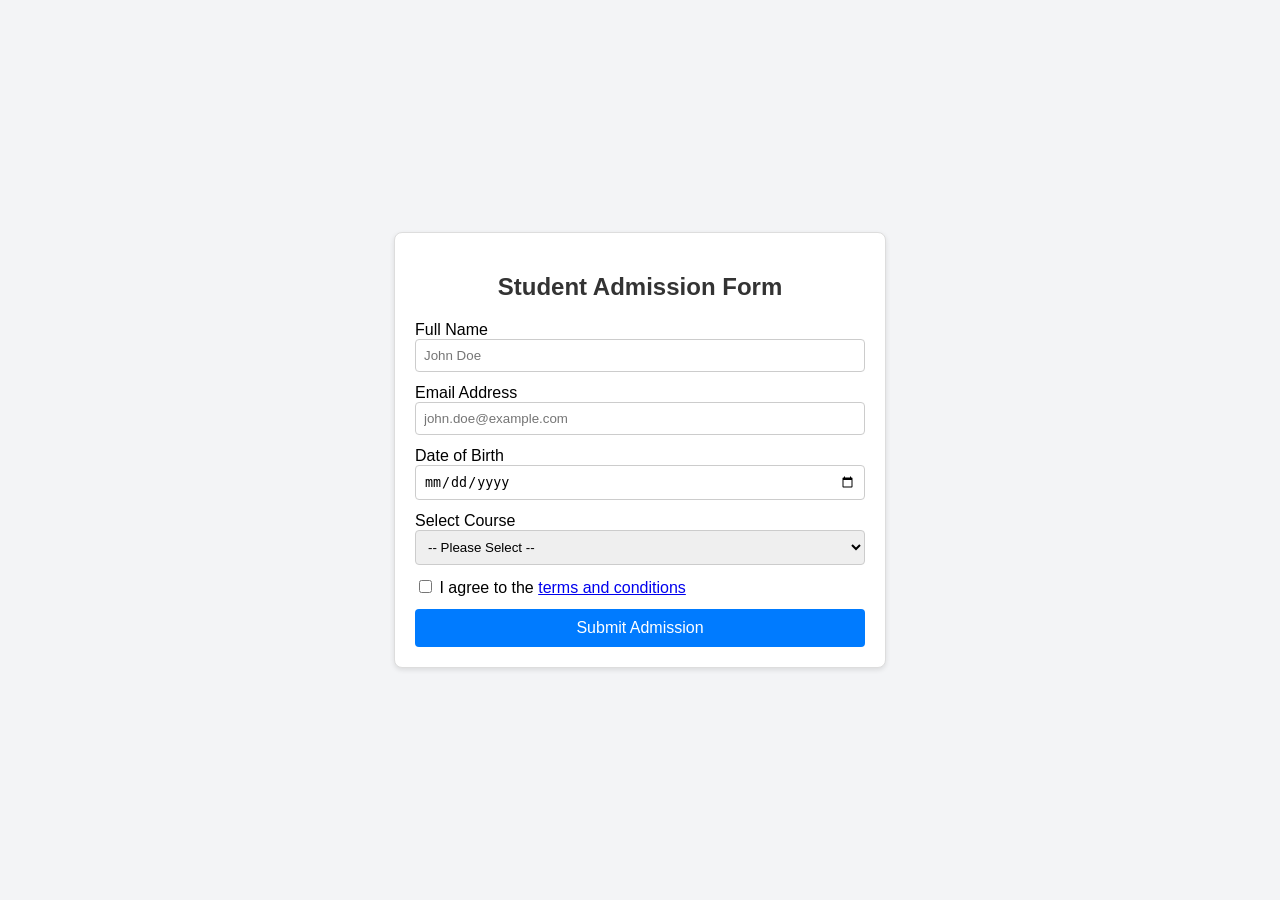
<file: experiment-1/index.html>
<!DOCTYPE html>
<html lang="en">
<head>
<meta charset="UTF-8" />
<meta name="viewport" content="width=device-width, initial-scale=1.0" />
<title>Student Admission Form</title>
<style>
body {
  font-family: sans-serif;
  background-color: #f3f4f6;
  display: flex;
  justify-content: center;
  align-items: center;
  min-height: 100vh;
  padding: 20px;
  box-sizing: border-box;
  margin: 0;
}
.form-container {
  background-color: #fff;
  padding: 20px;
  border-radius: 8px;
  box-shadow: 0 2px 5px rgba(0, 0, 0, 0.1);
  width: 100%;
  max-width: 450px;
  border: 1px solid #ddd;
}
.form-title {
  font-size: 24px;
  text-align: center;
  margin-bottom: 20px;
  color: #333;
}
.form-input,
.form-select {
  width: 100%;
  padding: 8px;
  border: 1px solid #ccc;
  border-radius: 4px;
  box-sizing: border-box;
}
.submit-button {
  width: 100%;
  padding: 10px;
  background-color: #007bff;
  color: white;
  border: none;
  border-radius: 4px;
  cursor: pointer;
  font-size: 16px;
}
.error-message {
  color: red;
  font-size: 12px;
  margin-top: 5px;
}
#success-message {
  margin-top: 20px;
  padding: 10px;
  border-radius: 4px;
  background-color: #d4edda;
  color: #155724;
  text-align: center;
}
.hidden {
  display: none;
}
</style>
</head>
<body>
<div class="form-container">
  <h2 class="form-title">Student Admission Form</h2>
  <form id="admissionForm">
    <!-- Full Name Input -->
    <div>
      <label for="fullName">Full Name</label>
      <input type="text" id="fullName" class="form-input" placeholder="John Doe" />
      <p id="fullNameError" class="error-message"></p>
    </div>
    <!-- Email Input -->
    <div>
      <label for="email">Email Address</label>
      <input type="email" id="email" class="form-input" placeholder="john.doe@example.com" />
      <p id="emailError" class="error-message"></p>
    </div>
    <!-- Date of Birth Input -->
    <div>
      <label for="dateOfBirth">Date of Birth</label>
      <input type="date" id="dateOfBirth" class="form-input" />
      <p id="dateOfBirthError" class="error-message"></p>
    </div>
    <!-- Course Selection -->
    <div>
      <label for="course">Select Course</label>
      <select id="course" class="form-select">
        <option value="">-- Please Select --</option>
        <option value="computer_science">Computer Science</option>
        <option value="business_administration">Business Administration</option>
        <option value="electrical_engineering">Electrical Engineering</option>
        <option value="arts_humanities">Arts & Humanities</option>
      </select>
      <p id="courseError" class="error-message"></p>
    </div>
    <!-- Terms and Conditions Checkbox -->
    <div>
      <input type="checkbox" id="terms" class="form-checkbox" />
      <label for="terms">I agree to the <a href="#">terms and conditions</a></label>
      <p id="termsError" class="error-message" style="margin-left: 8px;"></p>
    </div>
    <!-- Submit Button -->
    <div>
      <button type="submit" class="submit-button">Submit Admission</button>
    </div>
  </form>
  <!-- Success Message -->
  <div id="success-message" class="hidden">
    <p>Form submitted successfully! We'll be in touch soon.</p>
  </div>
</div>
<script>
const admissionForm = document.getElementById('admissionForm');
const successMessage = document.getElementById('success-message');

admissionForm.addEventListener('submit', function(event) {
  event.preventDefault();
  if (validateForm()) {
    successMessage.classList.remove('hidden');
    admissionForm.reset();
  } else {
    successMessage.classList.add('hidden');
  }
});

function validateForm() {
  let isValid = true;

  const fullNameInput = document.getElementById('fullName');
  const emailInput = document.getElementById('email');
  const dateOfBirthInput = document.getElementById('dateOfBirth');
  const courseSelect = document.getElementById('course');
  const termsCheckbox = document.getElementById('terms');

  const fullNameError = document.getElementById('fullNameError');
  const emailError = document.getElementById('emailError');
  const dateOfBirthError = document.getElementById('dateOfBirthError');
  const courseError = document.getElementById('courseError');
  const termsError = document.getElementById('termsError');

  // Full Name Validation
  if (fullNameInput.value.trim() === '') {
    fullNameError.textContent = 'Full Name is required';
    isValid = false;
  } else {
    fullNameError.textContent = '';
  }

  // Email Validation
  const emailRegex = /^[^\s@]+@[^\s@]+\.[^\s@]+$/; // Basic email regex
  if (emailInput.value.trim() === '') {
    emailError.textContent = 'Email Address is required';
    isValid = false;
  } else if (!emailRegex.test(emailInput.value.trim())) {
    emailError.textContent = 'Please enter a valid email address.';
    isValid = false;
  } else {
    emailError.textContent = '';
  }

  // Date of Birth Validation
  const dobValue = dateOfBirthInput.value;
  if (dobValue === '') {
    dateOfBirthError.textContent = 'Date of Birth is required.';
    isValid = false;
  } else {
    const selectedDate = new Date(dobValue);
    const today = new Date();
    if (selectedDate > today) {
      dateOfBirthError.textContent = 'Date of Birth cannot be in the future.';
      isValid = false;
    } else {
      dateOfBirthError.textContent = '';
    }
  }

  // Course Selection Validation
  if (courseSelect.value === '') {
    courseError.textContent = 'Please select a course.';
    isValid = false;
  } else {
    courseError.textContent = '';
  }

  // Terms and Conditions Validation
  if (!termsCheckbox.checked) {
    termsError.textContent = 'You must agree to the terms and conditions.';
    isValid = false;
  } else {
    termsError.textContent = '';
  }

  return isValid;
}
</script>
</body>
</html>
</file>
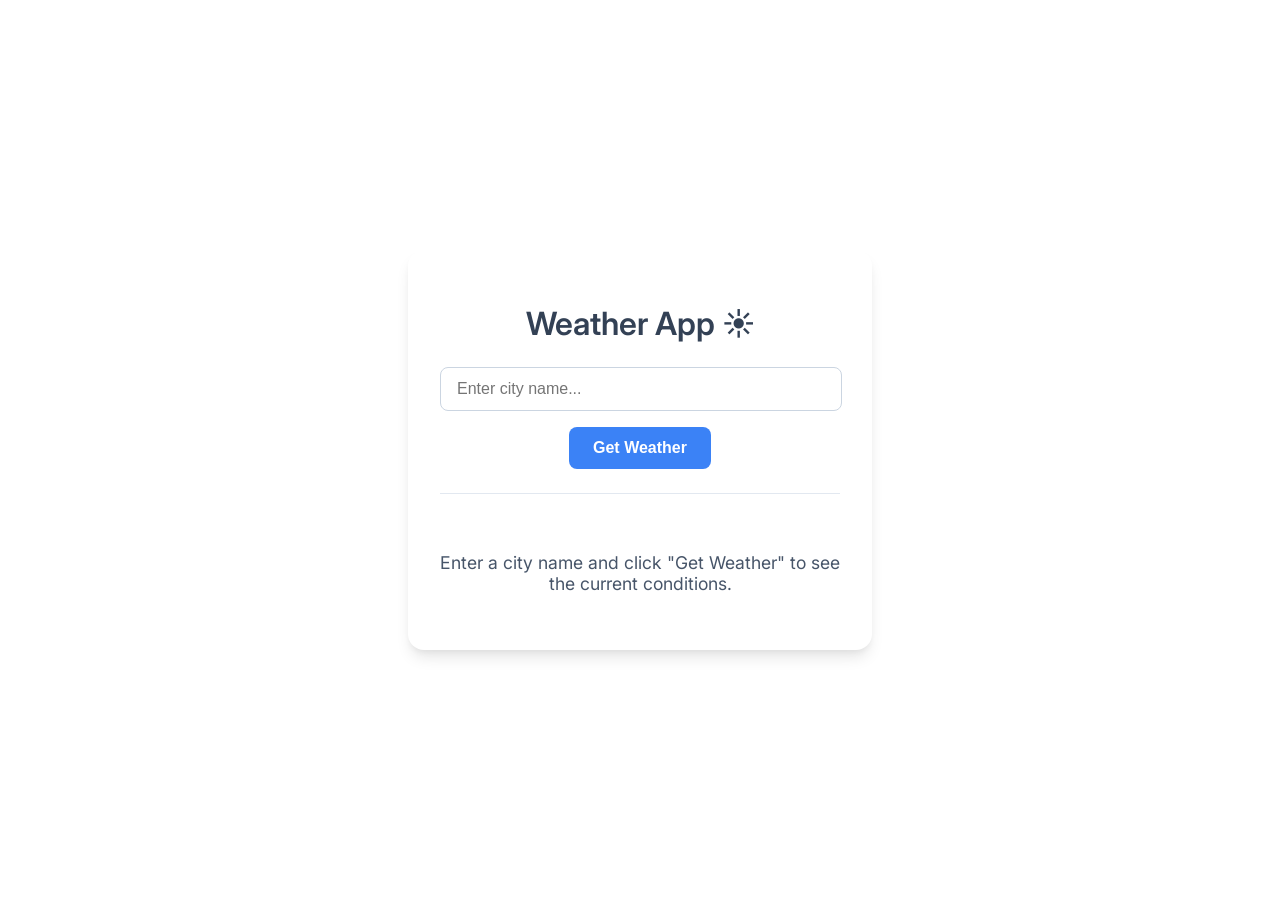
<file: experiment-2/index.html>
<!DOCTYPE html>
<html lang="en">
<head>
<meta charset="UTF-8">
<meta name="viewport" content="width=device-width, initial-scale=1.0">
<title>Simple Weather Viewer</title>
<link 
href="https://fonts.googleapis.com/css2?family=Inter:wght@400;600&display=swap
" rel="stylesheet">
<link href="styles.css" rel="stylesheet">
</head>
<body>
<div class="weather-container">
<h1 class="weather-app-title">Weather App ☀️</h1>
<input type="text" id="cityInput" placeholder="Enter city name..."
class="city-input">
<button id="getWeatherBtn" class="get-weather-button">Get 
Weather</button>
<div id="weatherInfo" class="weather-info">
<!-- Weather information will be displayed here -->
<p>Enter a city name and click "Get Weather" to see the current 
conditions.</p>
</div>
</div>
<script src="script.js"></script>
</body>
</html>
</file>
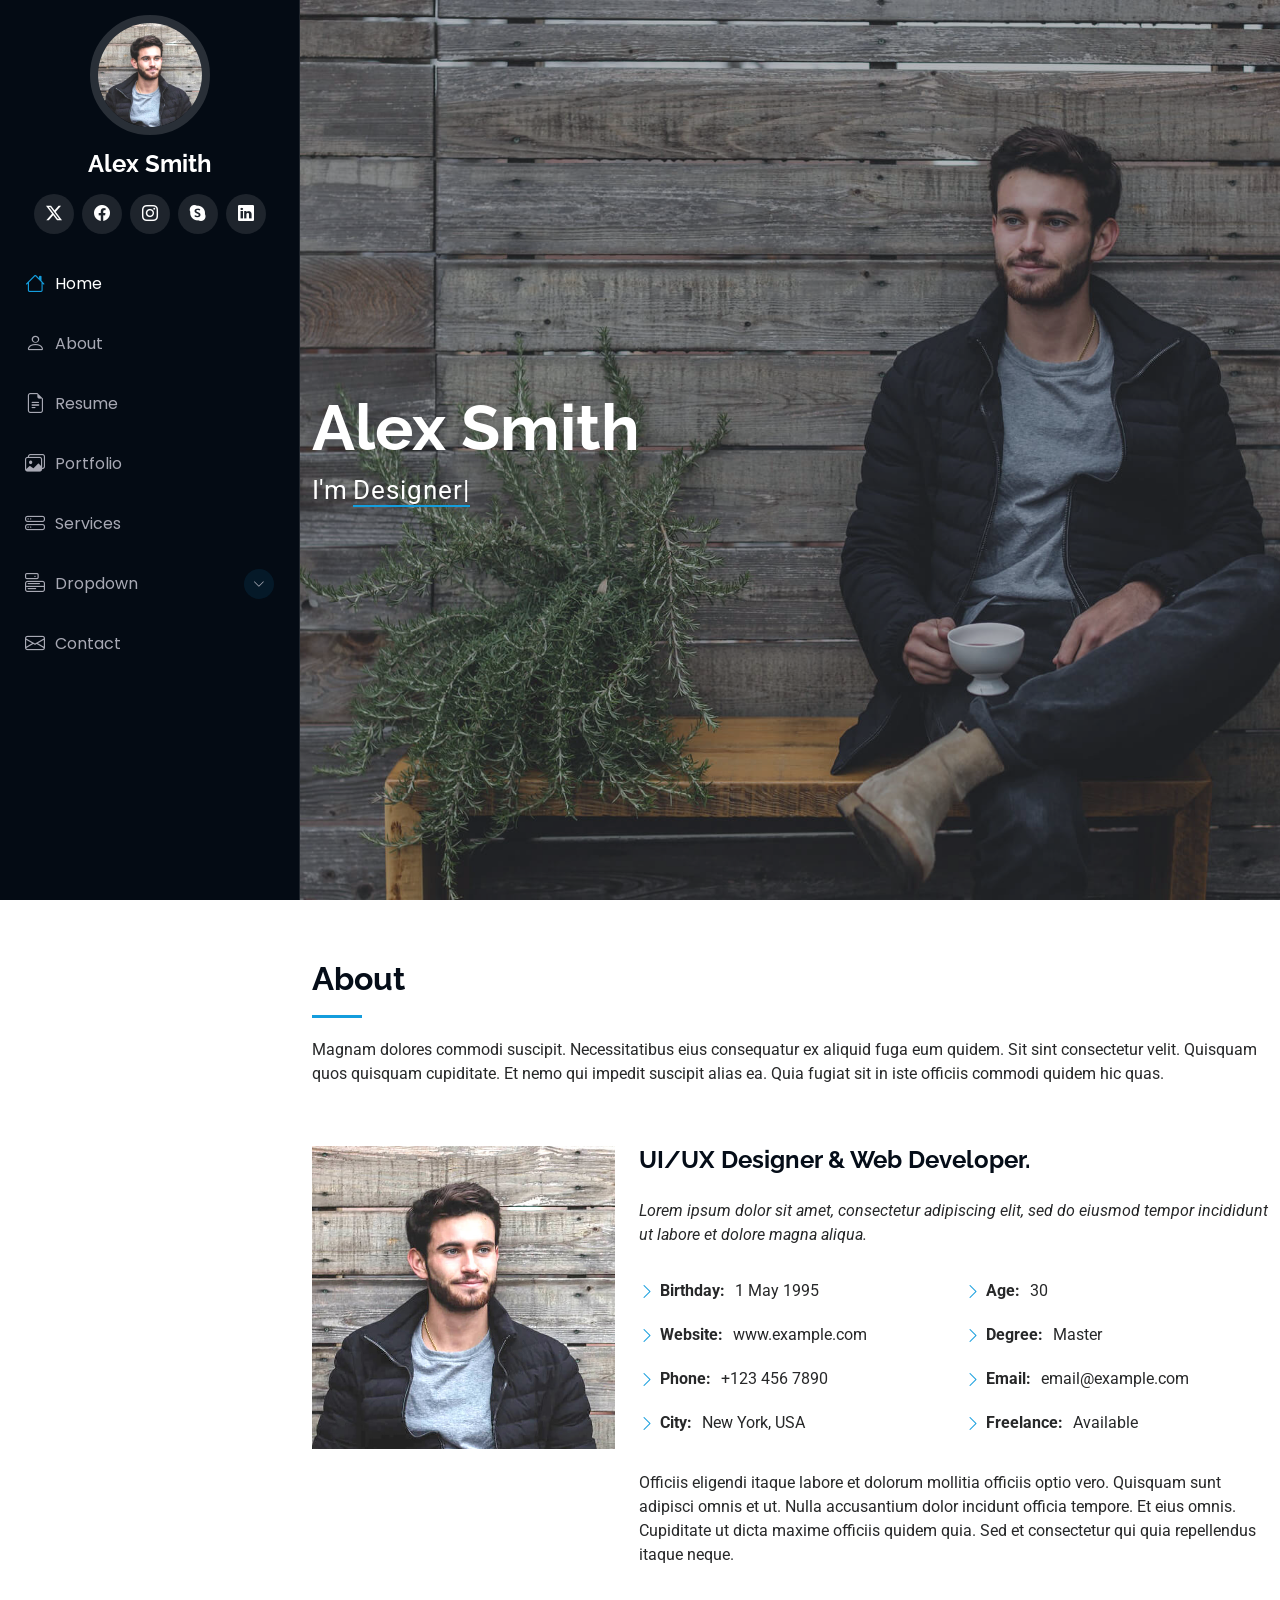
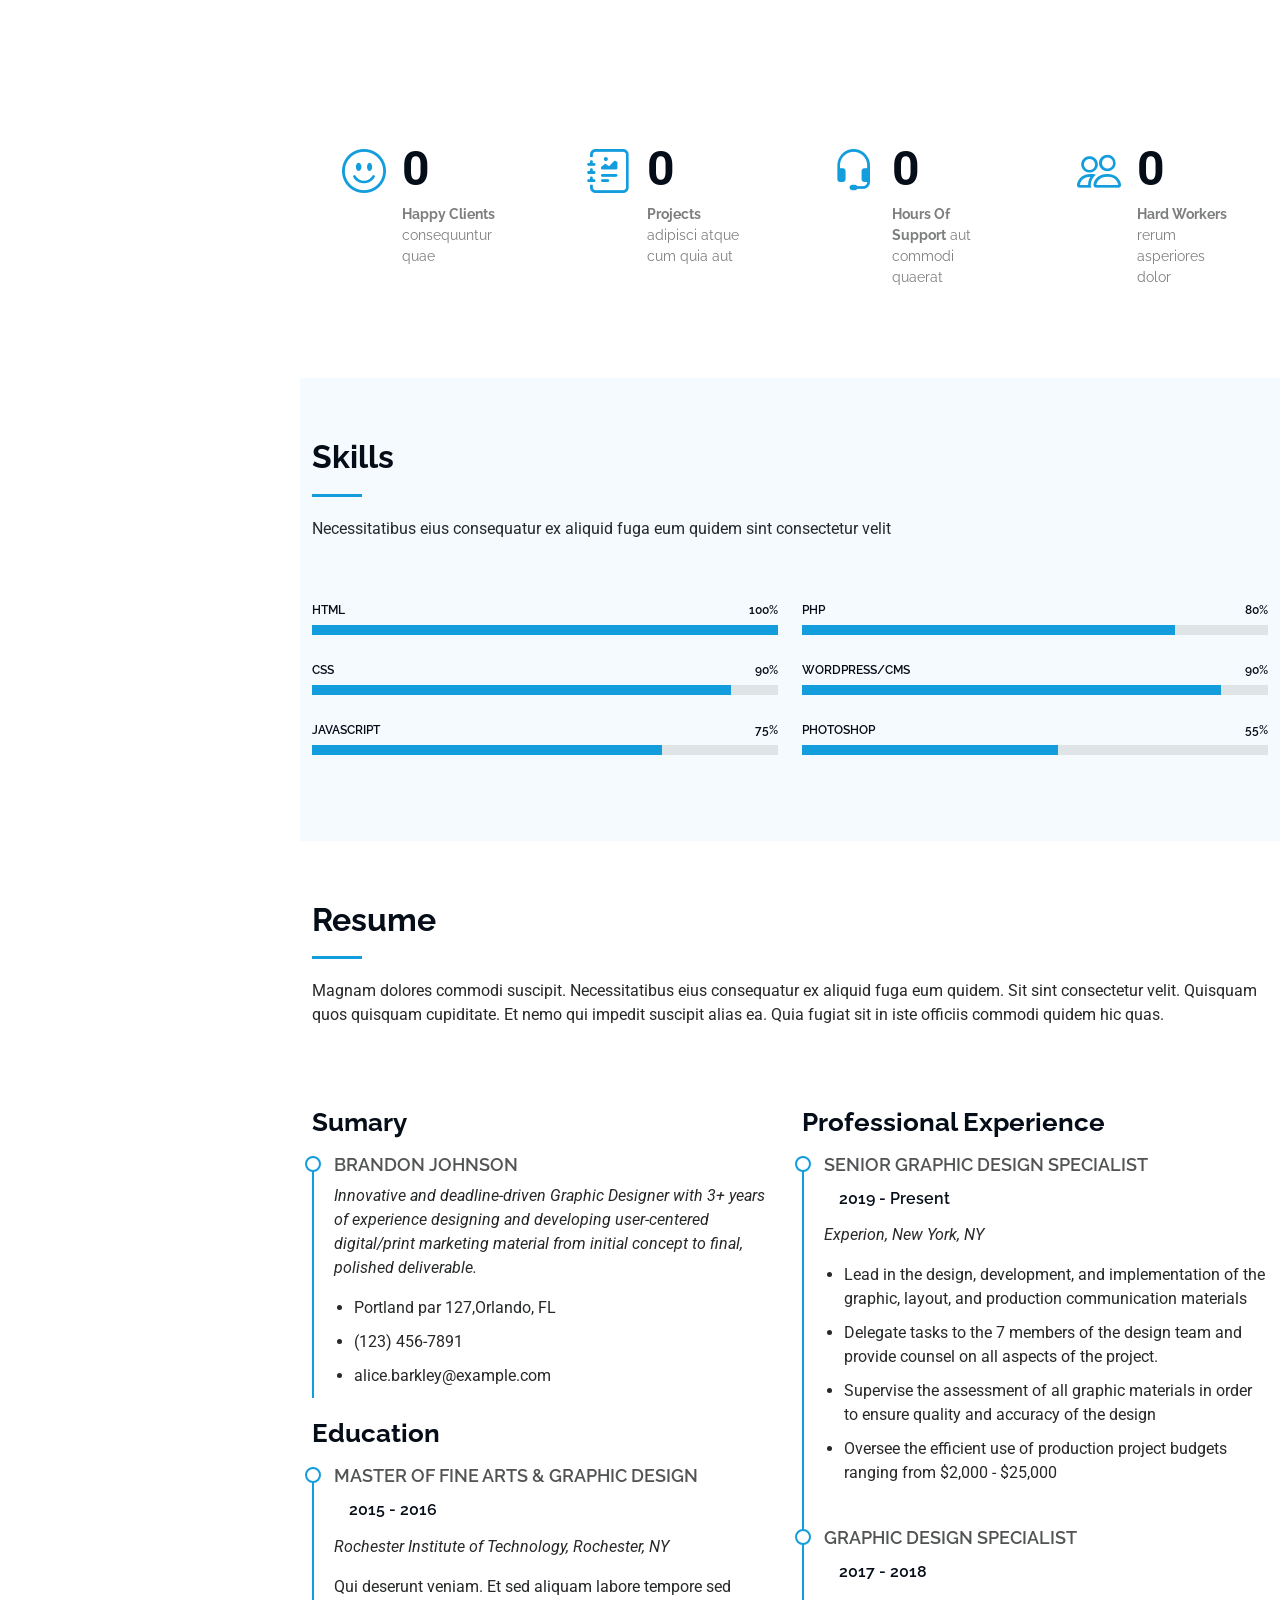
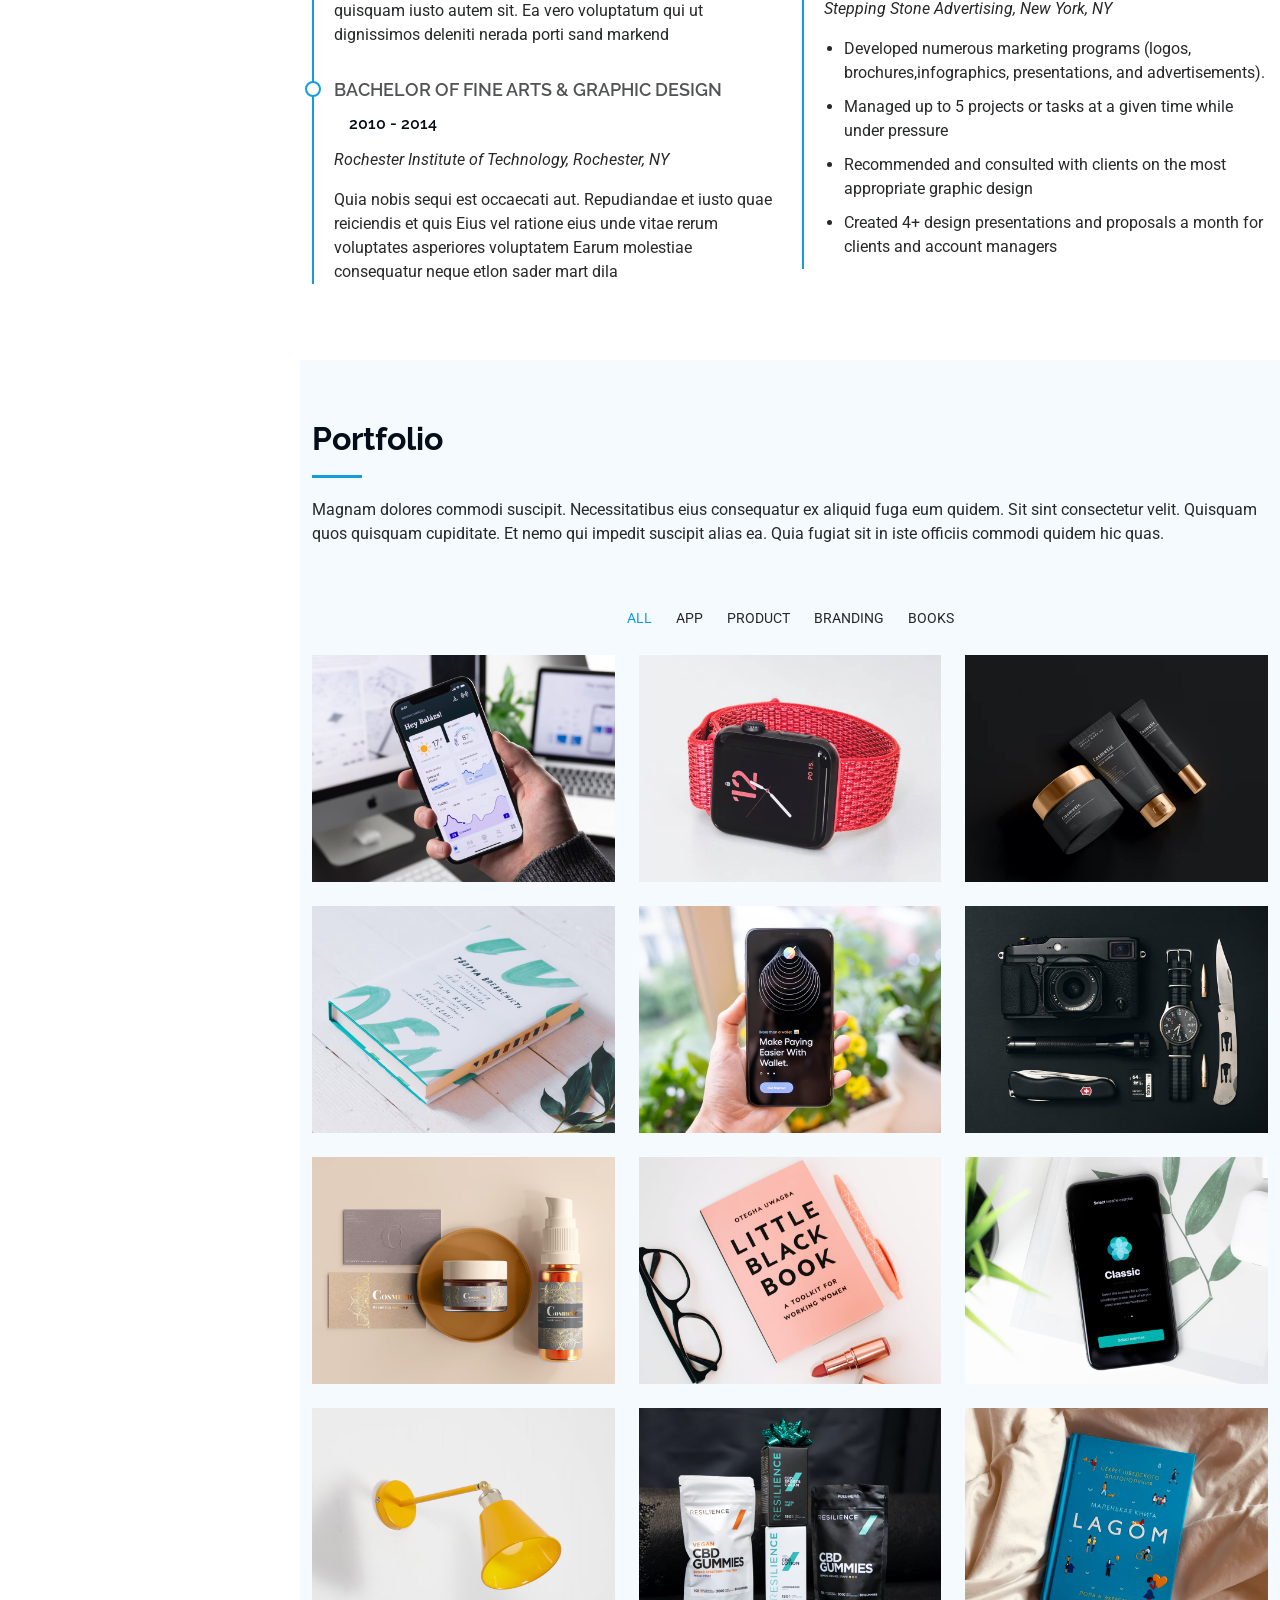
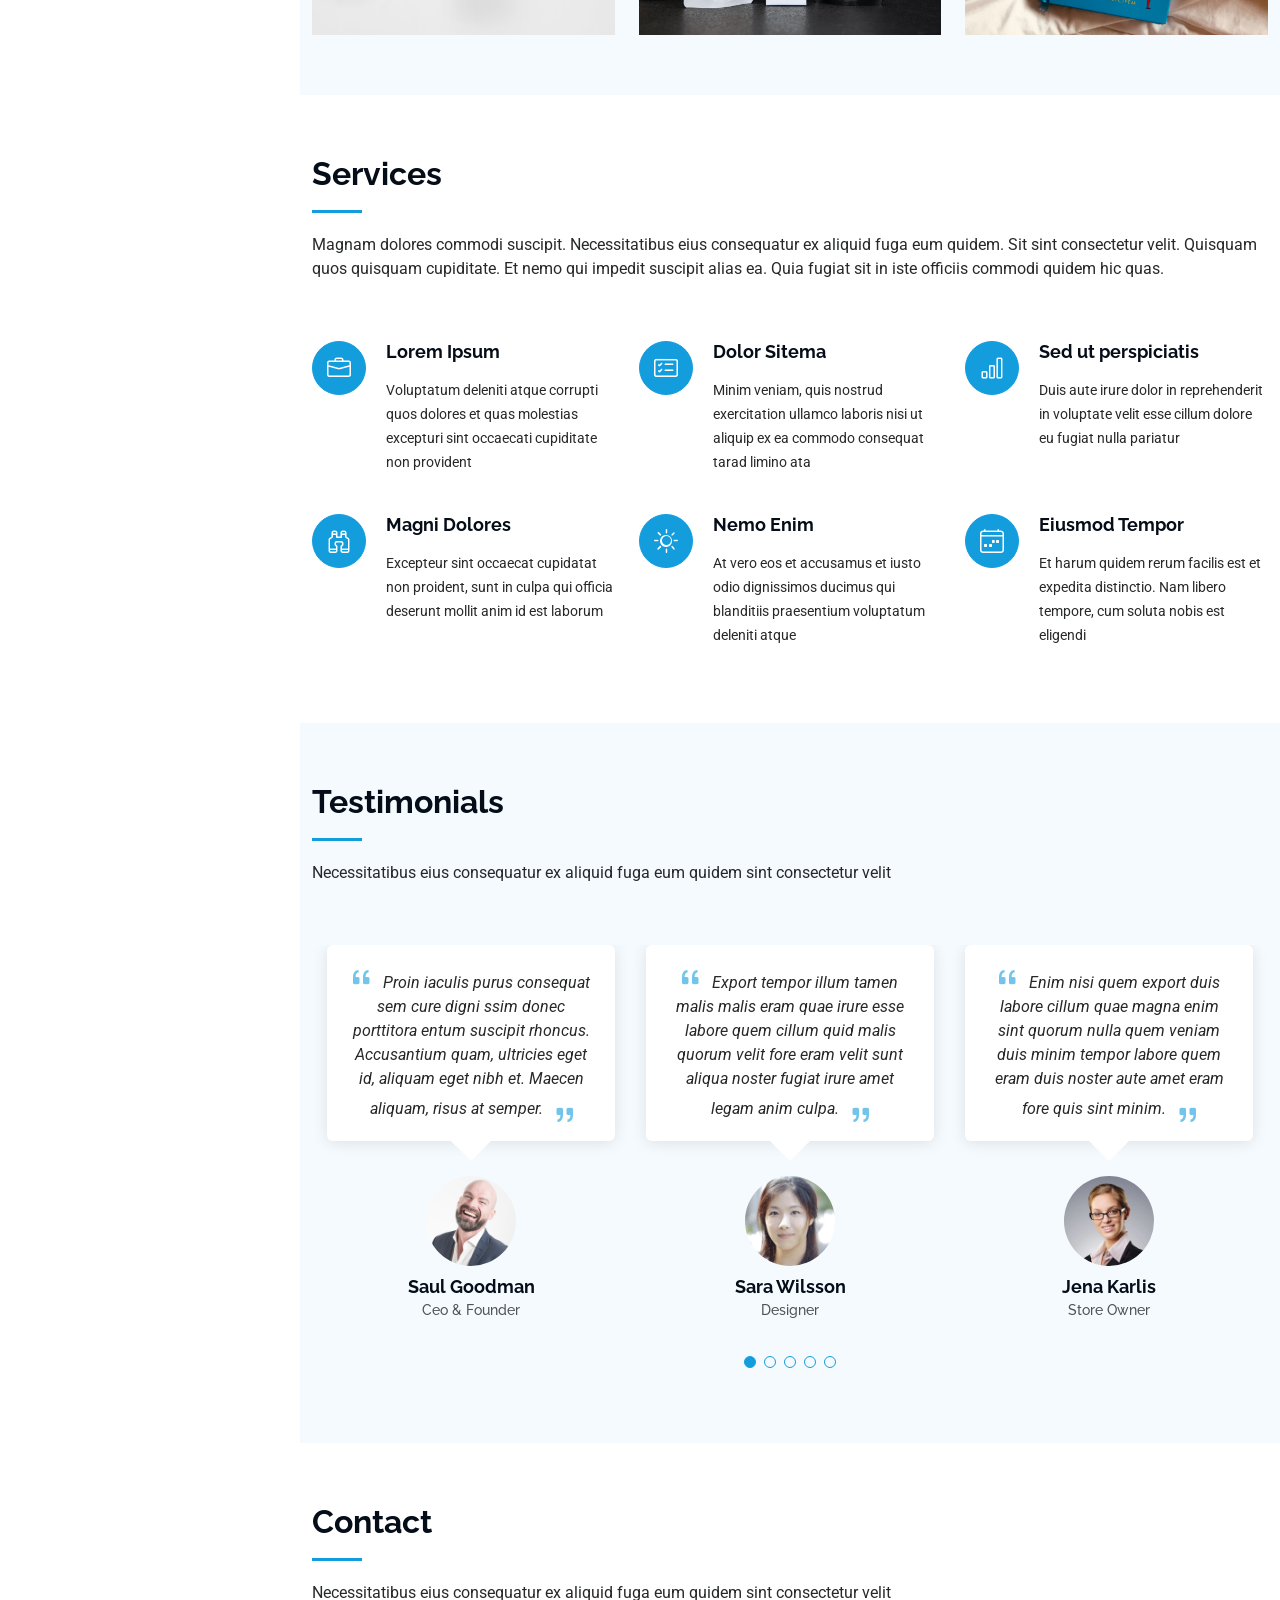
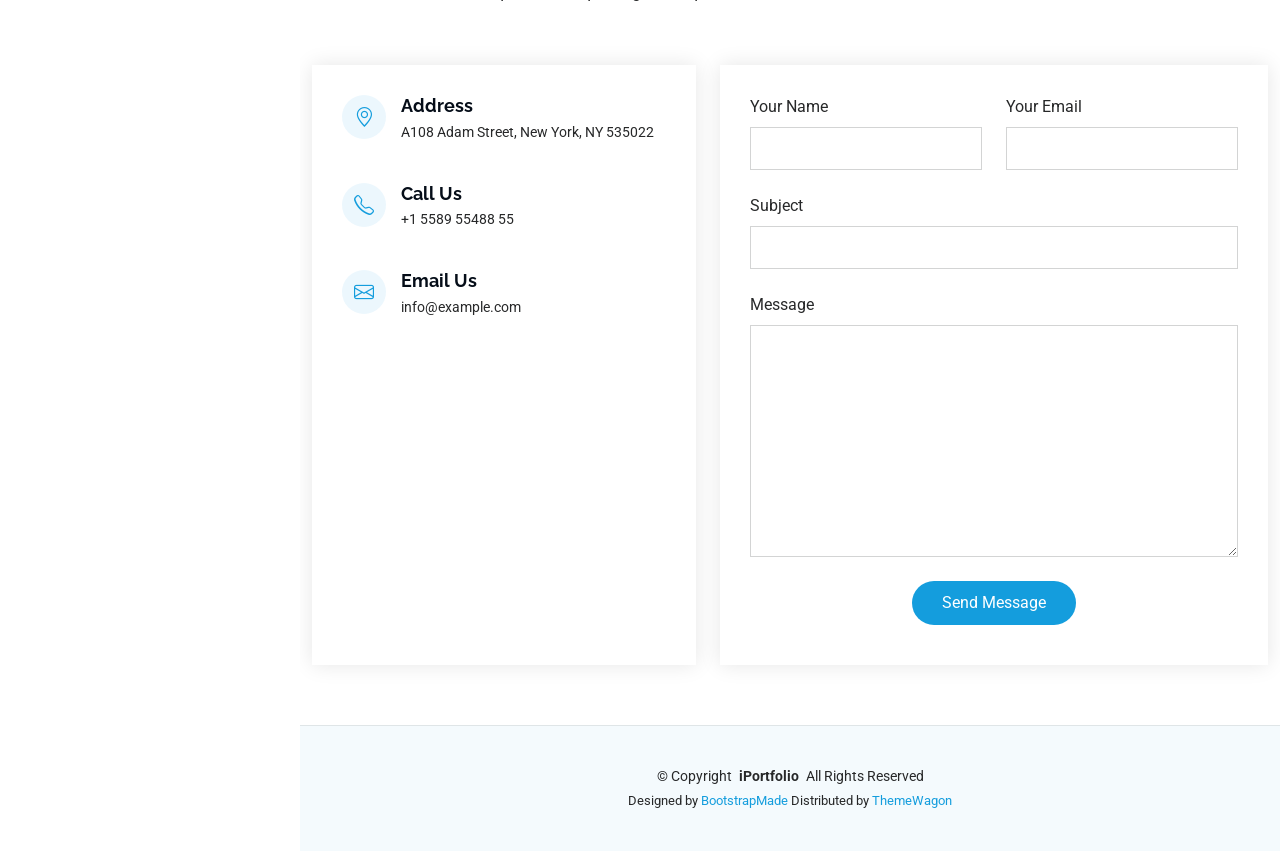
<file: experiment-3/index.html>
<!DOCTYPE html>
<html lang="en">

<head>
  <meta charset="utf-8">
  <meta content="width=device-width, initial-scale=1.0" name="viewport">
  <title>Index - iPortfolio Bootstrap Template</title>
  <meta content="" name="description">
  <meta content="" name="keywords">

  <!-- Favicons -->
  <link href="assets/img/favicon.png" rel="icon">
  <link href="assets/img/apple-touch-icon.png" rel="apple-touch-icon">

  <!-- Fonts -->
  <link href="https://fonts.googleapis.com" rel="preconnect">
  <link href="https://fonts.gstatic.com" rel="preconnect" crossorigin>
  <link href="https://fonts.googleapis.com/css2?family=Roboto:ital,wght@0,100;0,300;0,400;0,500;0,700;0,900;1,100;1,300;1,400;1,500;1,700;1,900&family=Poppins:ital,wght@0,100;0,200;0,300;0,400;0,500;0,600;0,700;0,800;0,900;1,100;1,200;1,300;1,400;1,500;1,600;1,700;1,800;1,900&family=Raleway:ital,wght@0,100;0,200;0,300;0,400;0,500;0,600;0,700;0,800;0,900;1,100;1,200;1,300;1,400;1,500;1,600;1,700;1,800;1,900&display=swap" rel="stylesheet">

  <!-- Vendor CSS Files -->
  <link href="assets/vendor/bootstrap/css/bootstrap.min.css" rel="stylesheet">
  <link href="assets/vendor/bootstrap-icons/bootstrap-icons.css" rel="stylesheet">
  <link href="assets/vendor/aos/aos.css" rel="stylesheet">
  <link href="assets/vendor/glightbox/css/glightbox.min.css" rel="stylesheet">
  <link href="assets/vendor/swiper/swiper-bundle.min.css" rel="stylesheet">

  <!-- Main CSS File -->
  <link href="assets/css/main.css" rel="stylesheet">

  <!-- =======================================================
  * Template Name: iPortfolio
  * Template URL: https://bootstrapmade.com/iportfolio-bootstrap-portfolio-websites-template/
  * Updated: Jun 29 2024 with Bootstrap v5.3.3
  * Author: BootstrapMade.com
  * License: https://bootstrapmade.com/license/
  ======================================================== -->
</head>

<body class="index-page">

  <header id="header" class="header dark-background d-flex flex-column">
    <i class="header-toggle d-xl-none bi bi-list"></i>

    <div class="profile-img">
      <img src="assets/img/my-profile-img.jpg" alt="" class="img-fluid rounded-circle">
    </div>

    <a href="index.html" class="logo d-flex align-items-center justify-content-center">
      <!-- Uncomment the line below if you also wish to use an image logo -->
      <!-- <img src="assets/img/logo.png" alt=""> -->
      <h1 class="sitename">Alex Smith</h1>
    </a>

    <div class="social-links text-center">
      <a href="#" class="twitter"><i class="bi bi-twitter-x"></i></a>
      <a href="#" class="facebook"><i class="bi bi-facebook"></i></a>
      <a href="#" class="instagram"><i class="bi bi-instagram"></i></a>
      <a href="#" class="google-plus"><i class="bi bi-skype"></i></a>
      <a href="#" class="linkedin"><i class="bi bi-linkedin"></i></a>
    </div>

    <nav id="navmenu" class="navmenu">
      <ul>
        <li><a href="#hero" class="active"><i class="bi bi-house navicon"></i>Home</a></li>
        <li><a href="#about"><i class="bi bi-person navicon"></i> About</a></li>
        <li><a href="#resume"><i class="bi bi-file-earmark-text navicon"></i> Resume</a></li>
        <li><a href="#portfolio"><i class="bi bi-images navicon"></i> Portfolio</a></li>
        <li><a href="#services"><i class="bi bi-hdd-stack navicon"></i> Services</a></li>
        <li class="dropdown"><a href="#"><i class="bi bi-menu-button navicon"></i> <span>Dropdown</span> <i class="bi bi-chevron-down toggle-dropdown"></i></a>
          <ul>
            <li><a href="#">Dropdown 1</a></li>
            <li class="dropdown"><a href="#"><span>Deep Dropdown</span> <i class="bi bi-chevron-down toggle-dropdown"></i></a>
              <ul>
                <li><a href="#">Deep Dropdown 1</a></li>
                <li><a href="#">Deep Dropdown 2</a></li>
                <li><a href="#">Deep Dropdown 3</a></li>
                <li><a href="#">Deep Dropdown 4</a></li>
                <li><a href="#">Deep Dropdown 5</a></li>
              </ul>
            </li>
            <li><a href="#">Dropdown 2</a></li>
            <li><a href="#">Dropdown 3</a></li>
            <li><a href="#">Dropdown 4</a></li>
          </ul>
        </li>
        <li><a href="#contact"><i class="bi bi-envelope navicon"></i> Contact</a></li>
      </ul>
    </nav>

  </header>

  <main class="main">

    <!-- Hero Section -->
    <section id="hero" class="hero section dark-background">

      <img src="assets/img/hero-bg.jpg" alt="" data-aos="fade-in" class="">

      <div class="container" data-aos="fade-up" data-aos-delay="100">
        <h2>Alex Smith</h2>
        <p>I'm <span class="typed" data-typed-items="Designer, Developer, Freelancer, Photographer">Designer</span><span class="typed-cursor typed-cursor--blink" aria-hidden="true"></span><span class="typed-cursor typed-cursor--blink" aria-hidden="true"></span></p>
      </div>

    </section><!-- /Hero Section -->

    <!-- About Section -->
    <section id="about" class="about section">

      <!-- Section Title -->
      <div class="container section-title" data-aos="fade-up">
        <h2>About</h2>
        <p>Magnam dolores commodi suscipit. Necessitatibus eius consequatur ex aliquid fuga eum quidem. Sit sint consectetur velit. Quisquam quos quisquam cupiditate. Et nemo qui impedit suscipit alias ea. Quia fugiat sit in iste officiis commodi quidem hic quas.</p>
      </div><!-- End Section Title -->

      <div class="container" data-aos="fade-up" data-aos-delay="100">

        <div class="row gy-4 justify-content-center">
          <div class="col-lg-4">
            <img src="assets/img/my-profile-img.jpg" class="img-fluid" alt="">
          </div>
          <div class="col-lg-8 content">
            <h2>UI/UX Designer &amp; Web Developer.</h2>
            <p class="fst-italic py-3">
              Lorem ipsum dolor sit amet, consectetur adipiscing elit, sed do eiusmod tempor incididunt ut labore et dolore
              magna aliqua.
            </p>
            <div class="row">
              <div class="col-lg-6">
                <ul>
                  <li><i class="bi bi-chevron-right"></i> <strong>Birthday:</strong> <span>1 May 1995</span></li>
                  <li><i class="bi bi-chevron-right"></i> <strong>Website:</strong> <span>www.example.com</span></li>
                  <li><i class="bi bi-chevron-right"></i> <strong>Phone:</strong> <span>+123 456 7890</span></li>
                  <li><i class="bi bi-chevron-right"></i> <strong>City:</strong> <span>New York, USA</span></li>
                </ul>
              </div>
              <div class="col-lg-6">
                <ul>
                  <li><i class="bi bi-chevron-right"></i> <strong>Age:</strong> <span>30</span></li>
                  <li><i class="bi bi-chevron-right"></i> <strong>Degree:</strong> <span>Master</span></li>
                  <li><i class="bi bi-chevron-right"></i> <strong>Email:</strong> <span>email@example.com</span></li>
                  <li><i class="bi bi-chevron-right"></i> <strong>Freelance:</strong> <span>Available</span></li>
                </ul>
              </div>
            </div>
            <p class="py-3">
              Officiis eligendi itaque labore et dolorum mollitia officiis optio vero. Quisquam sunt adipisci omnis et ut. Nulla accusantium dolor incidunt officia tempore. Et eius omnis.
              Cupiditate ut dicta maxime officiis quidem quia. Sed et consectetur qui quia repellendus itaque neque.
            </p>
          </div>
        </div>

      </div>

    </section><!-- /About Section -->

    <!-- Stats Section -->
    <section id="stats" class="stats section">

      <div class="container" data-aos="fade-up" data-aos-delay="100">

        <div class="row gy-4">

          <div class="col-lg-3 col-md-6">
            <div class="stats-item">
              <i class="bi bi-emoji-smile"></i>
              <span data-purecounter-start="0" data-purecounter-end="232" data-purecounter-duration="1" class="purecounter"></span>
              <p><strong>Happy Clients</strong> <span>consequuntur quae</span></p>
            </div>
          </div><!-- End Stats Item -->

          <div class="col-lg-3 col-md-6">
            <div class="stats-item">
              <i class="bi bi-journal-richtext"></i>
              <span data-purecounter-start="0" data-purecounter-end="521" data-purecounter-duration="1" class="purecounter"></span>
              <p><strong>Projects</strong> <span>adipisci atque cum quia aut</span></p>
            </div>
          </div><!-- End Stats Item -->

          <div class="col-lg-3 col-md-6">
            <div class="stats-item">
              <i class="bi bi-headset"></i>
              <span data-purecounter-start="0" data-purecounter-end="1453" data-purecounter-duration="1" class="purecounter"></span>
              <p><strong>Hours Of Support</strong> <span>aut commodi quaerat</span></p>
            </div>
          </div><!-- End Stats Item -->

          <div class="col-lg-3 col-md-6">
            <div class="stats-item">
              <i class="bi bi-people"></i>
              <span data-purecounter-start="0" data-purecounter-end="32" data-purecounter-duration="1" class="purecounter"></span>
              <p><strong>Hard Workers</strong> <span>rerum asperiores dolor</span></p>
            </div>
          </div><!-- End Stats Item -->

        </div>

      </div>

    </section><!-- /Stats Section -->

    <!-- Skills Section -->
    <section id="skills" class="skills section light-background">

      <!-- Section Title -->
      <div class="container section-title" data-aos="fade-up">
        <h2>Skills</h2>
        <p>Necessitatibus eius consequatur ex aliquid fuga eum quidem sint consectetur velit</p>
      </div><!-- End Section Title -->

      <div class="container" data-aos="fade-up" data-aos-delay="100">

        <div class="row skills-content skills-animation">

          <div class="col-lg-6">

            <div class="progress">
              <span class="skill"><span>HTML</span> <i class="val">100%</i></span>
              <div class="progress-bar-wrap">
                <div class="progress-bar" role="progressbar" aria-valuenow="100" aria-valuemin="0" aria-valuemax="100"></div>
              </div>
            </div><!-- End Skills Item -->

            <div class="progress">
              <span class="skill"><span>CSS</span> <i class="val">90%</i></span>
              <div class="progress-bar-wrap">
                <div class="progress-bar" role="progressbar" aria-valuenow="90" aria-valuemin="0" aria-valuemax="100"></div>
              </div>
            </div><!-- End Skills Item -->

            <div class="progress">
              <span class="skill"><span>JavaScript</span> <i class="val">75%</i></span>
              <div class="progress-bar-wrap">
                <div class="progress-bar" role="progressbar" aria-valuenow="75" aria-valuemin="0" aria-valuemax="100"></div>
              </div>
            </div><!-- End Skills Item -->

          </div>

          <div class="col-lg-6">

            <div class="progress">
              <span class="skill"><span>PHP</span> <i class="val">80%</i></span>
              <div class="progress-bar-wrap">
                <div class="progress-bar" role="progressbar" aria-valuenow="80" aria-valuemin="0" aria-valuemax="100"></div>
              </div>
            </div><!-- End Skills Item -->

            <div class="progress">
              <span class="skill"><span>WordPress/CMS</span> <i class="val">90%</i></span>
              <div class="progress-bar-wrap">
                <div class="progress-bar" role="progressbar" aria-valuenow="90" aria-valuemin="0" aria-valuemax="100"></div>
              </div>
            </div><!-- End Skills Item -->

            <div class="progress">
              <span class="skill"><span>Photoshop</span> <i class="val">55%</i></span>
              <div class="progress-bar-wrap">
                <div class="progress-bar" role="progressbar" aria-valuenow="55" aria-valuemin="0" aria-valuemax="100"></div>
              </div>
            </div><!-- End Skills Item -->

          </div>

        </div>

      </div>

    </section><!-- /Skills Section -->

    <!-- Resume Section -->
    <section id="resume" class="resume section">

      <!-- Section Title -->
      <div class="container section-title" data-aos="fade-up">
        <h2>Resume</h2>
        <p>Magnam dolores commodi suscipit. Necessitatibus eius consequatur ex aliquid fuga eum quidem. Sit sint consectetur velit. Quisquam quos quisquam cupiditate. Et nemo qui impedit suscipit alias ea. Quia fugiat sit in iste officiis commodi quidem hic quas.</p>
      </div><!-- End Section Title -->

      <div class="container">

        <div class="row">

          <div class="col-lg-6" data-aos="fade-up" data-aos-delay="100">
            <h3 class="resume-title">Sumary</h3>

            <div class="resume-item pb-0">
              <h4>Brandon Johnson</h4>
              <p><em>Innovative and deadline-driven Graphic Designer with 3+ years of experience designing and developing user-centered digital/print marketing material from initial concept to final, polished deliverable.</em></p>
              <ul>
                <li>Portland par 127,Orlando, FL</li>
                <li>(123) 456-7891</li>
                <li>alice.barkley@example.com</li>
              </ul>
            </div><!-- Edn Resume Item -->

            <h3 class="resume-title">Education</h3>
            <div class="resume-item">
              <h4>Master of Fine Arts &amp; Graphic Design</h4>
              <h5>2015 - 2016</h5>
              <p><em>Rochester Institute of Technology, Rochester, NY</em></p>
              <p>Qui deserunt veniam. Et sed aliquam labore tempore sed quisquam iusto autem sit. Ea vero voluptatum qui ut dignissimos deleniti nerada porti sand markend</p>
            </div><!-- Edn Resume Item -->

            <div class="resume-item">
              <h4>Bachelor of Fine Arts &amp; Graphic Design</h4>
              <h5>2010 - 2014</h5>
              <p><em>Rochester Institute of Technology, Rochester, NY</em></p>
              <p>Quia nobis sequi est occaecati aut. Repudiandae et iusto quae reiciendis et quis Eius vel ratione eius unde vitae rerum voluptates asperiores voluptatem Earum molestiae consequatur neque etlon sader mart dila</p>
            </div><!-- Edn Resume Item -->

          </div>

          <div class="col-lg-6" data-aos="fade-up" data-aos-delay="200">
            <h3 class="resume-title">Professional Experience</h3>
            <div class="resume-item">
              <h4>Senior graphic design specialist</h4>
              <h5>2019 - Present</h5>
              <p><em>Experion, New York, NY </em></p>
              <ul>
                <li>Lead in the design, development, and implementation of the graphic, layout, and production communication materials</li>
                <li>Delegate tasks to the 7 members of the design team and provide counsel on all aspects of the project. </li>
                <li>Supervise the assessment of all graphic materials in order to ensure quality and accuracy of the design</li>
                <li>Oversee the efficient use of production project budgets ranging from $2,000 - $25,000</li>
              </ul>
            </div><!-- Edn Resume Item -->

            <div class="resume-item">
              <h4>Graphic design specialist</h4>
              <h5>2017 - 2018</h5>
              <p><em>Stepping Stone Advertising, New York, NY</em></p>
              <ul>
                <li>Developed numerous marketing programs (logos, brochures,infographics, presentations, and advertisements).</li>
                <li>Managed up to 5 projects or tasks at a given time while under pressure</li>
                <li>Recommended and consulted with clients on the most appropriate graphic design</li>
                <li>Created 4+ design presentations and proposals a month for clients and account managers</li>
              </ul>
            </div><!-- Edn Resume Item -->

          </div>

        </div>

      </div>

    </section><!-- /Resume Section -->

    <!-- Portfolio Section -->
    <section id="portfolio" class="portfolio section light-background">

      <!-- Section Title -->
      <div class="container section-title" data-aos="fade-up">
        <h2>Portfolio</h2>
        <p>Magnam dolores commodi suscipit. Necessitatibus eius consequatur ex aliquid fuga eum quidem. Sit sint consectetur velit. Quisquam quos quisquam cupiditate. Et nemo qui impedit suscipit alias ea. Quia fugiat sit in iste officiis commodi quidem hic quas.</p>
      </div><!-- End Section Title -->

      <div class="container">

        <div class="isotope-layout" data-default-filter="*" data-layout="masonry" data-sort="original-order">

          <ul class="portfolio-filters isotope-filters" data-aos="fade-up" data-aos-delay="100">
            <li data-filter="*" class="filter-active">All</li>
            <li data-filter=".filter-app">App</li>
            <li data-filter=".filter-product">Product</li>
            <li data-filter=".filter-branding">Branding</li>
            <li data-filter=".filter-books">Books</li>
          </ul><!-- End Portfolio Filters -->

          <div class="row gy-4 isotope-container" data-aos="fade-up" data-aos-delay="200">

            <div class="col-lg-4 col-md-6 portfolio-item isotope-item filter-app">
              <div class="portfolio-content h-100">
                <img src="assets/img/portfolio/app-1.jpg" class="img-fluid" alt="">
                <div class="portfolio-info">
                  <h4>App 1</h4>
                  <p>Lorem ipsum, dolor sit amet consectetur</p>
                  <a href="assets/img/portfolio/app-1.jpg" title="App 1" data-gallery="portfolio-gallery-app" class="glightbox preview-link"><i class="bi bi-zoom-in"></i></a>
                  <a href="portfolio-details.html" title="More Details" class="details-link"><i class="bi bi-link-45deg"></i></a>
                </div>
              </div>
            </div><!-- End Portfolio Item -->

            <div class="col-lg-4 col-md-6 portfolio-item isotope-item filter-product">
              <div class="portfolio-content h-100">
                <img src="assets/img/portfolio/product-1.jpg" class="img-fluid" alt="">
                <div class="portfolio-info">
                  <h4>Product 1</h4>
                  <p>Lorem ipsum, dolor sit amet consectetur</p>
                  <a href="assets/img/portfolio/product-1.jpg" title="Product 1" data-gallery="portfolio-gallery-product" class="glightbox preview-link"><i class="bi bi-zoom-in"></i></a>
                  <a href="portfolio-details.html" title="More Details" class="details-link"><i class="bi bi-link-45deg"></i></a>
                </div>
              </div>
            </div><!-- End Portfolio Item -->

            <div class="col-lg-4 col-md-6 portfolio-item isotope-item filter-branding">
              <div class="portfolio-content h-100">
                <img src="assets/img/portfolio/branding-1.jpg" class="img-fluid" alt="">
                <div class="portfolio-info">
                  <h4>Branding 1</h4>
                  <p>Lorem ipsum, dolor sit amet consectetur</p>
                  <a href="assets/img/portfolio/branding-1.jpg" title="Branding 1" data-gallery="portfolio-gallery-branding" class="glightbox preview-link"><i class="bi bi-zoom-in"></i></a>
                  <a href="portfolio-details.html" title="More Details" class="details-link"><i class="bi bi-link-45deg"></i></a>
                </div>
              </div>
            </div><!-- End Portfolio Item -->

            <div class="col-lg-4 col-md-6 portfolio-item isotope-item filter-books">
              <div class="portfolio-content h-100">
                <img src="assets/img/portfolio/books-1.jpg" class="img-fluid" alt="">
                <div class="portfolio-info">
                  <h4>Books 1</h4>
                  <p>Lorem ipsum, dolor sit amet consectetur</p>
                  <a href="assets/img/portfolio/books-1.jpg" title="Branding 1" data-gallery="portfolio-gallery-book" class="glightbox preview-link"><i class="bi bi-zoom-in"></i></a>
                  <a href="portfolio-details.html" title="More Details" class="details-link"><i class="bi bi-link-45deg"></i></a>
                </div>
              </div>
            </div><!-- End Portfolio Item -->

            <div class="col-lg-4 col-md-6 portfolio-item isotope-item filter-app">
              <div class="portfolio-content h-100">
                <img src="assets/img/portfolio/app-2.jpg" class="img-fluid" alt="">
                <div class="portfolio-info">
                  <h4>App 2</h4>
                  <p>Lorem ipsum, dolor sit amet consectetur</p>
                  <a href="assets/img/portfolio/app-2.jpg" title="App 2" data-gallery="portfolio-gallery-app" class="glightbox preview-link"><i class="bi bi-zoom-in"></i></a>
                  <a href="portfolio-details.html" title="More Details" class="details-link"><i class="bi bi-link-45deg"></i></a>
                </div>
              </div>
            </div><!-- End Portfolio Item -->

            <div class="col-lg-4 col-md-6 portfolio-item isotope-item filter-product">
              <div class="portfolio-content h-100">
                <img src="assets/img/portfolio/product-2.jpg" class="img-fluid" alt="">
                <div class="portfolio-info">
                  <h4>Product 2</h4>
                  <p>Lorem ipsum, dolor sit amet consectetur</p>
                  <a href="assets/img/portfolio/product-2.jpg" title="Product 2" data-gallery="portfolio-gallery-product" class="glightbox preview-link"><i class="bi bi-zoom-in"></i></a>
                  <a href="portfolio-details.html" title="More Details" class="details-link"><i class="bi bi-link-45deg"></i></a>
                </div>
              </div>
            </div><!-- End Portfolio Item -->

            <div class="col-lg-4 col-md-6 portfolio-item isotope-item filter-branding">
              <div class="portfolio-content h-100">
                <img src="assets/img/portfolio/branding-2.jpg" class="img-fluid" alt="">
                <div class="portfolio-info">
                  <h4>Branding 2</h4>
                  <p>Lorem ipsum, dolor sit amet consectetur</p>
                  <a href="assets/img/portfolio/branding-2.jpg" title="Branding 2" data-gallery="portfolio-gallery-branding" class="glightbox preview-link"><i class="bi bi-zoom-in"></i></a>
                  <a href="portfolio-details.html" title="More Details" class="details-link"><i class="bi bi-link-45deg"></i></a>
                </div>
              </div>
            </div><!-- End Portfolio Item -->

            <div class="col-lg-4 col-md-6 portfolio-item isotope-item filter-books">
              <div class="portfolio-content h-100">
                <img src="assets/img/portfolio/books-2.jpg" class="img-fluid" alt="">
                <div class="portfolio-info">
                  <h4>Books 2</h4>
                  <p>Lorem ipsum, dolor sit amet consectetur</p>
                  <a href="assets/img/portfolio/books-2.jpg" title="Branding 2" data-gallery="portfolio-gallery-book" class="glightbox preview-link"><i class="bi bi-zoom-in"></i></a>
                  <a href="portfolio-details.html" title="More Details" class="details-link"><i class="bi bi-link-45deg"></i></a>
                </div>
              </div>
            </div><!-- End Portfolio Item -->

            <div class="col-lg-4 col-md-6 portfolio-item isotope-item filter-app">
              <div class="portfolio-content h-100">
                <img src="assets/img/portfolio/app-3.jpg" class="img-fluid" alt="">
                <div class="portfolio-info">
                  <h4>App 3</h4>
                  <p>Lorem ipsum, dolor sit amet consectetur</p>
                  <a href="assets/img/portfolio/app-3.jpg" title="App 3" data-gallery="portfolio-gallery-app" class="glightbox preview-link"><i class="bi bi-zoom-in"></i></a>
                  <a href="portfolio-details.html" title="More Details" class="details-link"><i class="bi bi-link-45deg"></i></a>
                </div>
              </div>
            </div><!-- End Portfolio Item -->

            <div class="col-lg-4 col-md-6 portfolio-item isotope-item filter-product">
              <div class="portfolio-content h-100">
                <img src="assets/img/portfolio/product-3.jpg" class="img-fluid" alt="">
                <div class="portfolio-info">
                  <h4>Product 3</h4>
                  <p>Lorem ipsum, dolor sit amet consectetur</p>
                  <a href="assets/img/portfolio/product-3.jpg" title="Product 3" data-gallery="portfolio-gallery-product" class="glightbox preview-link"><i class="bi bi-zoom-in"></i></a>
                  <a href="portfolio-details.html" title="More Details" class="details-link"><i class="bi bi-link-45deg"></i></a>
                </div>
              </div>
            </div><!-- End Portfolio Item -->

            <div class="col-lg-4 col-md-6 portfolio-item isotope-item filter-branding">
              <div class="portfolio-content h-100">
                <img src="assets/img/portfolio/branding-3.jpg" class="img-fluid" alt="">
                <div class="portfolio-info">
                  <h4>Branding 3</h4>
                  <p>Lorem ipsum, dolor sit amet consectetur</p>
                  <a href="assets/img/portfolio/branding-3.jpg" title="Branding 2" data-gallery="portfolio-gallery-branding" class="glightbox preview-link"><i class="bi bi-zoom-in"></i></a>
                  <a href="portfolio-details.html" title="More Details" class="details-link"><i class="bi bi-link-45deg"></i></a>
                </div>
              </div>
            </div><!-- End Portfolio Item -->

            <div class="col-lg-4 col-md-6 portfolio-item isotope-item filter-books">
              <div class="portfolio-content h-100">
                <img src="assets/img/portfolio/books-3.jpg" class="img-fluid" alt="">
                <div class="portfolio-info">
                  <h4>Books 3</h4>
                  <p>Lorem ipsum, dolor sit amet consectetur</p>
                  <a href="assets/img/portfolio/books-3.jpg" title="Branding 3" data-gallery="portfolio-gallery-book" class="glightbox preview-link"><i class="bi bi-zoom-in"></i></a>
                  <a href="portfolio-details.html" title="More Details" class="details-link"><i class="bi bi-link-45deg"></i></a>
                </div>
              </div>
            </div><!-- End Portfolio Item -->

          </div><!-- End Portfolio Container -->

        </div>

      </div>

    </section><!-- /Portfolio Section -->

    <!-- Services Section -->
    <section id="services" class="services section">

      <!-- Section Title -->
      <div class="container section-title" data-aos="fade-up">
        <h2>Services</h2>
        <p>Magnam dolores commodi suscipit. Necessitatibus eius consequatur ex aliquid fuga eum quidem. Sit sint consectetur velit. Quisquam quos quisquam cupiditate. Et nemo qui impedit suscipit alias ea. Quia fugiat sit in iste officiis commodi quidem hic quas.</p>
      </div><!-- End Section Title -->

      <div class="container">

        <div class="row gy-4">

          <div class="col-lg-4 col-md-6 service-item d-flex" data-aos="fade-up" data-aos-delay="100">
            <div class="icon flex-shrink-0"><i class="bi bi-briefcase"></i></div>
            <div>
              <h4 class="title"><a href="service-details.html" class="stretched-link">Lorem Ipsum</a></h4>
              <p class="description">Voluptatum deleniti atque corrupti quos dolores et quas molestias excepturi sint occaecati cupiditate non provident</p>
            </div>
          </div>
          <!-- End Service Item -->

          <div class="col-lg-4 col-md-6 service-item d-flex" data-aos="fade-up" data-aos-delay="200">
            <div class="icon flex-shrink-0"><i class="bi bi-card-checklist"></i></div>
            <div>
              <h4 class="title"><a href="service-details.html" class="stretched-link">Dolor Sitema</a></h4>
              <p class="description">Minim veniam, quis nostrud exercitation ullamco laboris nisi ut aliquip ex ea commodo consequat tarad limino ata</p>
            </div>
          </div><!-- End Service Item -->

          <div class="col-lg-4 col-md-6 service-item d-flex" data-aos="fade-up" data-aos-delay="300">
            <div class="icon flex-shrink-0"><i class="bi bi-bar-chart"></i></div>
            <div>
              <h4 class="title"><a href="service-details.html" class="stretched-link">Sed ut perspiciatis</a></h4>
              <p class="description">Duis aute irure dolor in reprehenderit in voluptate velit esse cillum dolore eu fugiat nulla pariatur</p>
            </div>
          </div><!-- End Service Item -->

          <div class="col-lg-4 col-md-6 service-item d-flex" data-aos="fade-up" data-aos-delay="400">
            <div class="icon flex-shrink-0"><i class="bi bi-binoculars"></i></div>
            <div>
              <h4 class="title"><a href="service-details.html" class="stretched-link">Magni Dolores</a></h4>
              <p class="description">Excepteur sint occaecat cupidatat non proident, sunt in culpa qui officia deserunt mollit anim id est laborum</p>
            </div>
          </div><!-- End Service Item -->

          <div class="col-lg-4 col-md-6 service-item d-flex" data-aos="fade-up" data-aos-delay="500">
            <div class="icon flex-shrink-0"><i class="bi bi-brightness-high"></i></div>
            <div>
              <h4 class="title"><a href="service-details.html" class="stretched-link">Nemo Enim</a></h4>
              <p class="description">At vero eos et accusamus et iusto odio dignissimos ducimus qui blanditiis praesentium voluptatum deleniti atque</p>
            </div>
          </div><!-- End Service Item -->

          <div class="col-lg-4 col-md-6 service-item d-flex" data-aos="fade-up" data-aos-delay="600">
            <div class="icon flex-shrink-0"><i class="bi bi-calendar4-week"></i></div>
            <div>
              <h4 class="title"><a href="service-details.html" class="stretched-link">Eiusmod Tempor</a></h4>
              <p class="description">Et harum quidem rerum facilis est et expedita distinctio. Nam libero tempore, cum soluta nobis est eligendi</p>
            </div>
          </div><!-- End Service Item -->

        </div>

      </div>

    </section><!-- /Services Section -->

    <!-- Testimonials Section -->
    <section id="testimonials" class="testimonials section light-background">

      <!-- Section Title -->
      <div class="container section-title" data-aos="fade-up">
        <h2>Testimonials</h2>
        <p>Necessitatibus eius consequatur ex aliquid fuga eum quidem sint consectetur velit</p>
      </div><!-- End Section Title -->

      <div class="container" data-aos="fade-up" data-aos-delay="100">

        <div class="swiper init-swiper">
          <script type="application/json" class="swiper-config">
            {
              "loop": true,
              "speed": 600,
              "autoplay": {
                "delay": 5000
              },
              "slidesPerView": "auto",
              "pagination": {
                "el": ".swiper-pagination",
                "type": "bullets",
                "clickable": true
              },
              "breakpoints": {
                "320": {
                  "slidesPerView": 1,
                  "spaceBetween": 40
                },
                "1200": {
                  "slidesPerView": 3,
                  "spaceBetween": 1
                }
              }
            }
          </script>
          <div class="swiper-wrapper">

            <div class="swiper-slide">
              <div class="testimonial-item">
                <p>
                  <i class="bi bi-quote quote-icon-left"></i>
                  <span>Proin iaculis purus consequat sem cure digni ssim donec porttitora entum suscipit rhoncus. Accusantium quam, ultricies eget id, aliquam eget nibh et. Maecen aliquam, risus at semper.</span>
                  <i class="bi bi-quote quote-icon-right"></i>
                </p>
                <img src="assets/img/testimonials/testimonials-1.jpg" class="testimonial-img" alt="">
                <h3>Saul Goodman</h3>
                <h4>Ceo &amp; Founder</h4>
              </div>
            </div><!-- End testimonial item -->

            <div class="swiper-slide">
              <div class="testimonial-item">
                <p>
                  <i class="bi bi-quote quote-icon-left"></i>
                  <span>Export tempor illum tamen malis malis eram quae irure esse labore quem cillum quid malis quorum velit fore eram velit sunt aliqua noster fugiat irure amet legam anim culpa.</span>
                  <i class="bi bi-quote quote-icon-right"></i>
                </p>
                <img src="assets/img/testimonials/testimonials-2.jpg" class="testimonial-img" alt="">
                <h3>Sara Wilsson</h3>
                <h4>Designer</h4>
              </div>
            </div><!-- End testimonial item -->

            <div class="swiper-slide">
              <div class="testimonial-item">
                <p>
                  <i class="bi bi-quote quote-icon-left"></i>
                  <span>Enim nisi quem export duis labore cillum quae magna enim sint quorum nulla quem veniam duis minim tempor labore quem eram duis noster aute amet eram fore quis sint minim.</span>
                  <i class="bi bi-quote quote-icon-right"></i>
                </p>
                <img src="assets/img/testimonials/testimonials-3.jpg" class="testimonial-img" alt="">
                <h3>Jena Karlis</h3>
                <h4>Store Owner</h4>
              </div>
            </div><!-- End testimonial item -->

            <div class="swiper-slide">
              <div class="testimonial-item">
                <p>
                  <i class="bi bi-quote quote-icon-left"></i>
                  <span>Fugiat enim eram quae cillum dolore dolor amet nulla culpa multos export minim fugiat dolor enim duis veniam ipsum anim magna sunt elit fore quem dolore labore illum veniam.</span>
                  <i class="bi bi-quote quote-icon-right"></i>
                </p>
                <img src="assets/img/testimonials/testimonials-4.jpg" class="testimonial-img" alt="">
                <h3>Matt Brandon</h3>
                <h4>Freelancer</h4>
              </div>
            </div><!-- End testimonial item -->

            <div class="swiper-slide">
              <div class="testimonial-item">
                <p>
                  <i class="bi bi-quote quote-icon-left"></i>
                  <span>Quis quorum aliqua sint quem legam fore sunt eram irure aliqua veniam tempor noster veniam sunt culpa nulla illum cillum fugiat legam esse veniam culpa fore nisi cillum quid.</span>
                  <i class="bi bi-quote quote-icon-right"></i>
                </p>
                <img src="assets/img/testimonials/testimonials-5.jpg" class="testimonial-img" alt="">
                <h3>John Larson</h3>
                <h4>Entrepreneur</h4>
              </div>
            </div><!-- End testimonial item -->

          </div>
          <div class="swiper-pagination"></div>
        </div>

      </div>

    </section><!-- /Testimonials Section -->

    <!-- Contact Section -->
    <section id="contact" class="contact section">

      <!-- Section Title -->
      <div class="container section-title" data-aos="fade-up">
        <h2>Contact</h2>
        <p>Necessitatibus eius consequatur ex aliquid fuga eum quidem sint consectetur velit</p>
      </div><!-- End Section Title -->

      <div class="container" data-aos="fade-up" data-aos-delay="100">

        <div class="row gy-4">

          <div class="col-lg-5">

            <div class="info-wrap">
              <div class="info-item d-flex" data-aos="fade-up" data-aos-delay="200">
                <i class="bi bi-geo-alt flex-shrink-0"></i>
                <div>
                  <h3>Address</h3>
                  <p>A108 Adam Street, New York, NY 535022</p>
                </div>
              </div><!-- End Info Item -->

              <div class="info-item d-flex" data-aos="fade-up" data-aos-delay="300">
                <i class="bi bi-telephone flex-shrink-0"></i>
                <div>
                  <h3>Call Us</h3>
                  <p>+1 5589 55488 55</p>
                </div>
              </div><!-- End Info Item -->

              <div class="info-item d-flex" data-aos="fade-up" data-aos-delay="400">
                <i class="bi bi-envelope flex-shrink-0"></i>
                <div>
                  <h3>Email Us</h3>
                  <p>info@example.com</p>
                </div>
              </div><!-- End Info Item -->

              <iframe src="https://www.google.com/maps/embed?pb=!1m14!1m8!1m3!1d48389.78314118045!2d-74.006138!3d40.710059!3m2!1i1024!2i768!4f13.1!3m3!1m2!1s0x89c25a22a3bda30d%3A0xb89d1fe6bc499443!2sDowntown%20Conference%20Center!5e0!3m2!1sen!2sus!4v1676961268712!5m2!1sen!2sus" frameborder="0" style="border:0; width: 100%; height: 270px;" allowfullscreen="" loading="lazy" referrerpolicy="no-referrer-when-downgrade"></iframe>
            </div>
          </div>

          <div class="col-lg-7">
            <form action="forms/contact.php" method="post" class="php-email-form" data-aos="fade-up" data-aos-delay="200">
              <div class="row gy-4">

                <div class="col-md-6">
                  <label for="name-field" class="pb-2">Your Name</label>
                  <input type="text" name="name" id="name-field" class="form-control" required="">
                </div>

                <div class="col-md-6">
                  <label for="email-field" class="pb-2">Your Email</label>
                  <input type="email" class="form-control" name="email" id="email-field" required="">
                </div>

                <div class="col-md-12">
                  <label for="subject-field" class="pb-2">Subject</label>
                  <input type="text" class="form-control" name="subject" id="subject-field" required="">
                </div>

                <div class="col-md-12">
                  <label for="message-field" class="pb-2">Message</label>
                  <textarea class="form-control" name="message" rows="10" id="message-field" required=""></textarea>
                </div>

                <div class="col-md-12 text-center">
                  <div class="loading">Loading</div>
                  <div class="error-message"></div>
                  <div class="sent-message">Your message has been sent. Thank you!</div>

                  <button type="submit">Send Message</button>
                </div>

              </div>
            </form>
          </div><!-- End Contact Form -->

        </div>

      </div>

    </section><!-- /Contact Section -->

  </main>

  <footer id="footer" class="footer position-relative light-background">

    <div class="container">
      <div class="copyright text-center ">
        <p>© <span>Copyright</span> <strong class="px-1 sitename">iPortfolio</strong> <span>All Rights Reserved</span></p>
      </div>
      <div class="credits">
        <!-- All the links in the footer should remain intact. -->
        <!-- You can delete the links only if you've purchased the pro version. -->
        <!-- Licensing information: https://bootstrapmade.com/license/ -->
        <!-- Purchase the pro version with working PHP/AJAX contact form: [buy-url] -->
        Designed by <a href="https://bootstrapmade.com/">BootstrapMade</a> Distributed by <a href="https://themewagon.com">ThemeWagon</a>
      </div>
    </div>

  </footer>

  <!-- Scroll Top -->
  <a href="#" id="scroll-top" class="scroll-top d-flex align-items-center justify-content-center"><i class="bi bi-arrow-up-short"></i></a>

  <!-- Preloader -->
  <div id="preloader"></div>

  <!-- Vendor JS Files -->
  <script src="assets/vendor/bootstrap/js/bootstrap.bundle.min.js"></script>
  <script src="assets/vendor/php-email-form/validate.js"></script>
  <script src="assets/vendor/aos/aos.js"></script>
  <script src="assets/vendor/typed.js/typed.umd.js"></script>
  <script src="assets/vendor/purecounter/purecounter_vanilla.js"></script>
  <script src="assets/vendor/waypoints/noframework.waypoints.js"></script>
  <script src="assets/vendor/glightbox/js/glightbox.min.js"></script>
  <script src="assets/vendor/imagesloaded/imagesloaded.pkgd.min.js"></script>
  <script src="assets/vendor/isotope-layout/isotope.pkgd.min.js"></script>
  <script src="assets/vendor/swiper/swiper-bundle.min.js"></script>

  <!-- Main JS File -->
  <script src="assets/js/main.js"></script>

</body>

</html>
</file>
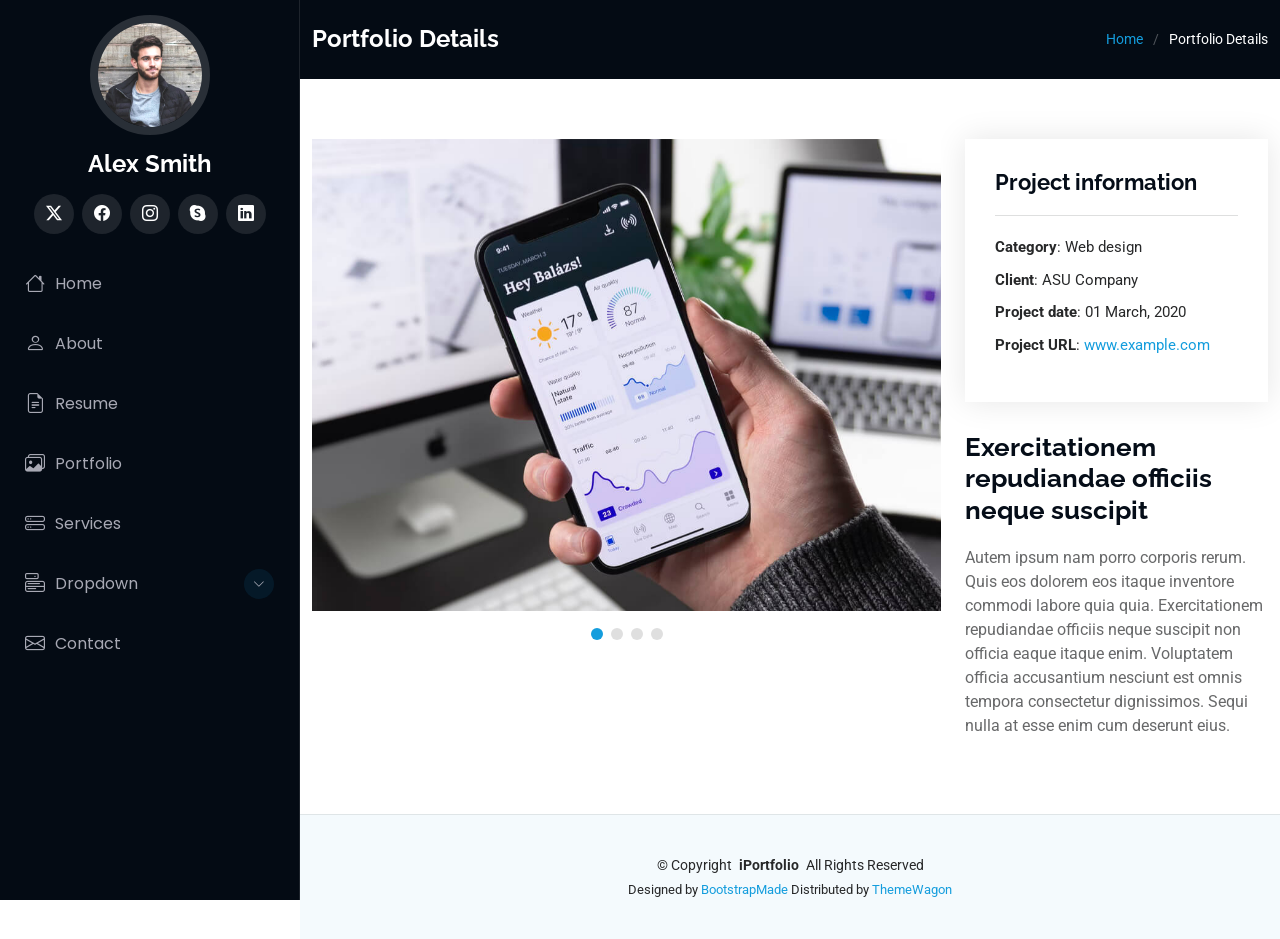
<file: experiment-3/portfolio-details.html>
<!DOCTYPE html>
<html lang="en">

<head>
  <meta charset="utf-8">
  <meta content="width=device-width, initial-scale=1.0" name="viewport">
  <title>Portfolio Details - iPortfolio Bootstrap Template</title>
  <meta content="" name="description">
  <meta content="" name="keywords">

  <!-- Favicons -->
  <link href="assets/img/favicon.png" rel="icon">
  <link href="assets/img/apple-touch-icon.png" rel="apple-touch-icon">

  <!-- Fonts -->
  <link href="https://fonts.googleapis.com" rel="preconnect">
  <link href="https://fonts.gstatic.com" rel="preconnect" crossorigin>
  <link href="https://fonts.googleapis.com/css2?family=Roboto:ital,wght@0,100;0,300;0,400;0,500;0,700;0,900;1,100;1,300;1,400;1,500;1,700;1,900&family=Poppins:ital,wght@0,100;0,200;0,300;0,400;0,500;0,600;0,700;0,800;0,900;1,100;1,200;1,300;1,400;1,500;1,600;1,700;1,800;1,900&family=Raleway:ital,wght@0,100;0,200;0,300;0,400;0,500;0,600;0,700;0,800;0,900;1,100;1,200;1,300;1,400;1,500;1,600;1,700;1,800;1,900&display=swap" rel="stylesheet">

  <!-- Vendor CSS Files -->
  <link href="assets/vendor/bootstrap/css/bootstrap.min.css" rel="stylesheet">
  <link href="assets/vendor/bootstrap-icons/bootstrap-icons.css" rel="stylesheet">
  <link href="assets/vendor/aos/aos.css" rel="stylesheet">
  <link href="assets/vendor/glightbox/css/glightbox.min.css" rel="stylesheet">
  <link href="assets/vendor/swiper/swiper-bundle.min.css" rel="stylesheet">

  <!-- Main CSS File -->
  <link href="assets/css/main.css" rel="stylesheet">

  <!-- =======================================================
  * Template Name: iPortfolio
  * Template URL: https://bootstrapmade.com/iportfolio-bootstrap-portfolio-websites-template/
  * Updated: Jun 29 2024 with Bootstrap v5.3.3
  * Author: BootstrapMade.com
  * License: https://bootstrapmade.com/license/
  ======================================================== -->
</head>

<body class="portfolio-details-page">

  <header id="header" class="header dark-background d-flex flex-column">
    <i class="header-toggle d-xl-none bi bi-list"></i>

    <div class="profile-img">
      <img src="assets/img/my-profile-img.jpg" alt="" class="img-fluid rounded-circle">
    </div>

    <a href="index.html" class="logo d-flex align-items-center justify-content-center">
      <!-- Uncomment the line below if you also wish to use an image logo -->
      <!-- <img src="assets/img/logo.png" alt=""> -->
      <h1 class="sitename">Alex Smith</h1>
    </a>

    <div class="social-links text-center">
      <a href="#" class="twitter"><i class="bi bi-twitter-x"></i></a>
      <a href="#" class="facebook"><i class="bi bi-facebook"></i></a>
      <a href="#" class="instagram"><i class="bi bi-instagram"></i></a>
      <a href="#" class="google-plus"><i class="bi bi-skype"></i></a>
      <a href="#" class="linkedin"><i class="bi bi-linkedin"></i></a>
    </div>

    <nav id="navmenu" class="navmenu">
      <ul>
        <li><a href="#hero"><i class="bi bi-house navicon"></i>Home</a></li>
        <li><a href="#about"><i class="bi bi-person navicon"></i> About</a></li>
        <li><a href="#resume"><i class="bi bi-file-earmark-text navicon"></i> Resume</a></li>
        <li><a href="#portfolio"><i class="bi bi-images navicon"></i> Portfolio</a></li>
        <li><a href="#services"><i class="bi bi-hdd-stack navicon"></i> Services</a></li>
        <li class="dropdown"><a href="#"><i class="bi bi-menu-button navicon"></i> <span>Dropdown</span> <i class="bi bi-chevron-down toggle-dropdown"></i></a>
          <ul>
            <li><a href="#">Dropdown 1</a></li>
            <li class="dropdown"><a href="#"><span>Deep Dropdown</span> <i class="bi bi-chevron-down toggle-dropdown"></i></a>
              <ul>
                <li><a href="#">Deep Dropdown 1</a></li>
                <li><a href="#">Deep Dropdown 2</a></li>
                <li><a href="#">Deep Dropdown 3</a></li>
                <li><a href="#">Deep Dropdown 4</a></li>
                <li><a href="#">Deep Dropdown 5</a></li>
              </ul>
            </li>
            <li><a href="#">Dropdown 2</a></li>
            <li><a href="#">Dropdown 3</a></li>
            <li><a href="#">Dropdown 4</a></li>
          </ul>
        </li>
        <li><a href="#contact"><i class="bi bi-envelope navicon"></i> Contact</a></li>
      </ul>
    </nav>

  </header>

  <main class="main">

    <!-- Page Title -->
    <div class="page-title dark-background">
      <div class="container d-lg-flex justify-content-between align-items-center">
        <h1 class="mb-2 mb-lg-0">Portfolio Details</h1>
        <nav class="breadcrumbs">
          <ol>
            <li><a href="index.html">Home</a></li>
            <li class="current">Portfolio Details</li>
          </ol>
        </nav>
      </div>
    </div><!-- End Page Title -->

    <!-- Portfolio Details Section -->
    <section id="portfolio-details" class="portfolio-details section">

      <div class="container" data-aos="fade-up" data-aos-delay="100">

        <div class="row gy-4">

          <div class="col-lg-8">
            <div class="portfolio-details-slider swiper init-swiper">

              <script type="application/json" class="swiper-config">
                {
                  "loop": true,
                  "speed": 600,
                  "autoplay": {
                    "delay": 5000
                  },
                  "slidesPerView": "auto",
                  "pagination": {
                    "el": ".swiper-pagination",
                    "type": "bullets",
                    "clickable": true
                  }
                }
              </script>

              <div class="swiper-wrapper align-items-center">

                <div class="swiper-slide">
                  <img src="assets/img/portfolio/app-1.jpg" alt="">
                </div>

                <div class="swiper-slide">
                  <img src="assets/img/portfolio/product-1.jpg" alt="">
                </div>

                <div class="swiper-slide">
                  <img src="assets/img/portfolio/branding-1.jpg" alt="">
                </div>

                <div class="swiper-slide">
                  <img src="assets/img/portfolio/books-1.jpg" alt="">
                </div>

              </div>
              <div class="swiper-pagination"></div>
            </div>
          </div>

          <div class="col-lg-4">
            <div class="portfolio-info" data-aos="fade-up" data-aos-delay="200">
              <h3>Project information</h3>
              <ul>
                <li><strong>Category</strong>: Web design</li>
                <li><strong>Client</strong>: ASU Company</li>
                <li><strong>Project date</strong>: 01 March, 2020</li>
                <li><strong>Project URL</strong>: <a href="#">www.example.com</a></li>
              </ul>
            </div>
            <div class="portfolio-description" data-aos="fade-up" data-aos-delay="300">
              <h2>Exercitationem repudiandae officiis neque suscipit</h2>
              <p>
                Autem ipsum nam porro corporis rerum. Quis eos dolorem eos itaque inventore commodi labore quia quia. Exercitationem repudiandae officiis neque suscipit non officia eaque itaque enim. Voluptatem officia accusantium nesciunt est omnis tempora consectetur dignissimos. Sequi nulla at esse enim cum deserunt eius.
              </p>
            </div>
          </div>

        </div>

      </div>

    </section><!-- /Portfolio Details Section -->

  </main>

  <footer id="footer" class="footer position-relative light-background">

    <div class="container">
      <div class="copyright text-center ">
        <p>© <span>Copyright</span> <strong class="px-1 sitename">iPortfolio</strong> <span>All Rights Reserved</span></p>
      </div>
      <div class="credits">
        <!-- All the links in the footer should remain intact. -->
        <!-- You can delete the links only if you've purchased the pro version. -->
        <!-- Licensing information: https://bootstrapmade.com/license/ -->
        <!-- Purchase the pro version with working PHP/AJAX contact form: [buy-url] -->
        Designed by <a href="https://bootstrapmade.com/">BootstrapMade</a> Distributed by <a href="https://themewagon.com">ThemeWagon</a>
      </div>
    </div>

  </footer>

  <!-- Scroll Top -->
  <a href="#" id="scroll-top" class="scroll-top d-flex align-items-center justify-content-center"><i class="bi bi-arrow-up-short"></i></a>

  <!-- Preloader -->
  <div id="preloader"></div>

  <!-- Vendor JS Files -->
  <script src="assets/vendor/bootstrap/js/bootstrap.bundle.min.js"></script>
  <script src="assets/vendor/php-email-form/validate.js"></script>
  <script src="assets/vendor/aos/aos.js"></script>
  <script src="assets/vendor/typed.js/typed.umd.js"></script>
  <script src="assets/vendor/purecounter/purecounter_vanilla.js"></script>
  <script src="assets/vendor/waypoints/noframework.waypoints.js"></script>
  <script src="assets/vendor/glightbox/js/glightbox.min.js"></script>
  <script src="assets/vendor/imagesloaded/imagesloaded.pkgd.min.js"></script>
  <script src="assets/vendor/isotope-layout/isotope.pkgd.min.js"></script>
  <script src="assets/vendor/swiper/swiper-bundle.min.js"></script>

  <!-- Main JS File -->
  <script src="assets/js/main.js"></script>

</body>

</html>
</file>
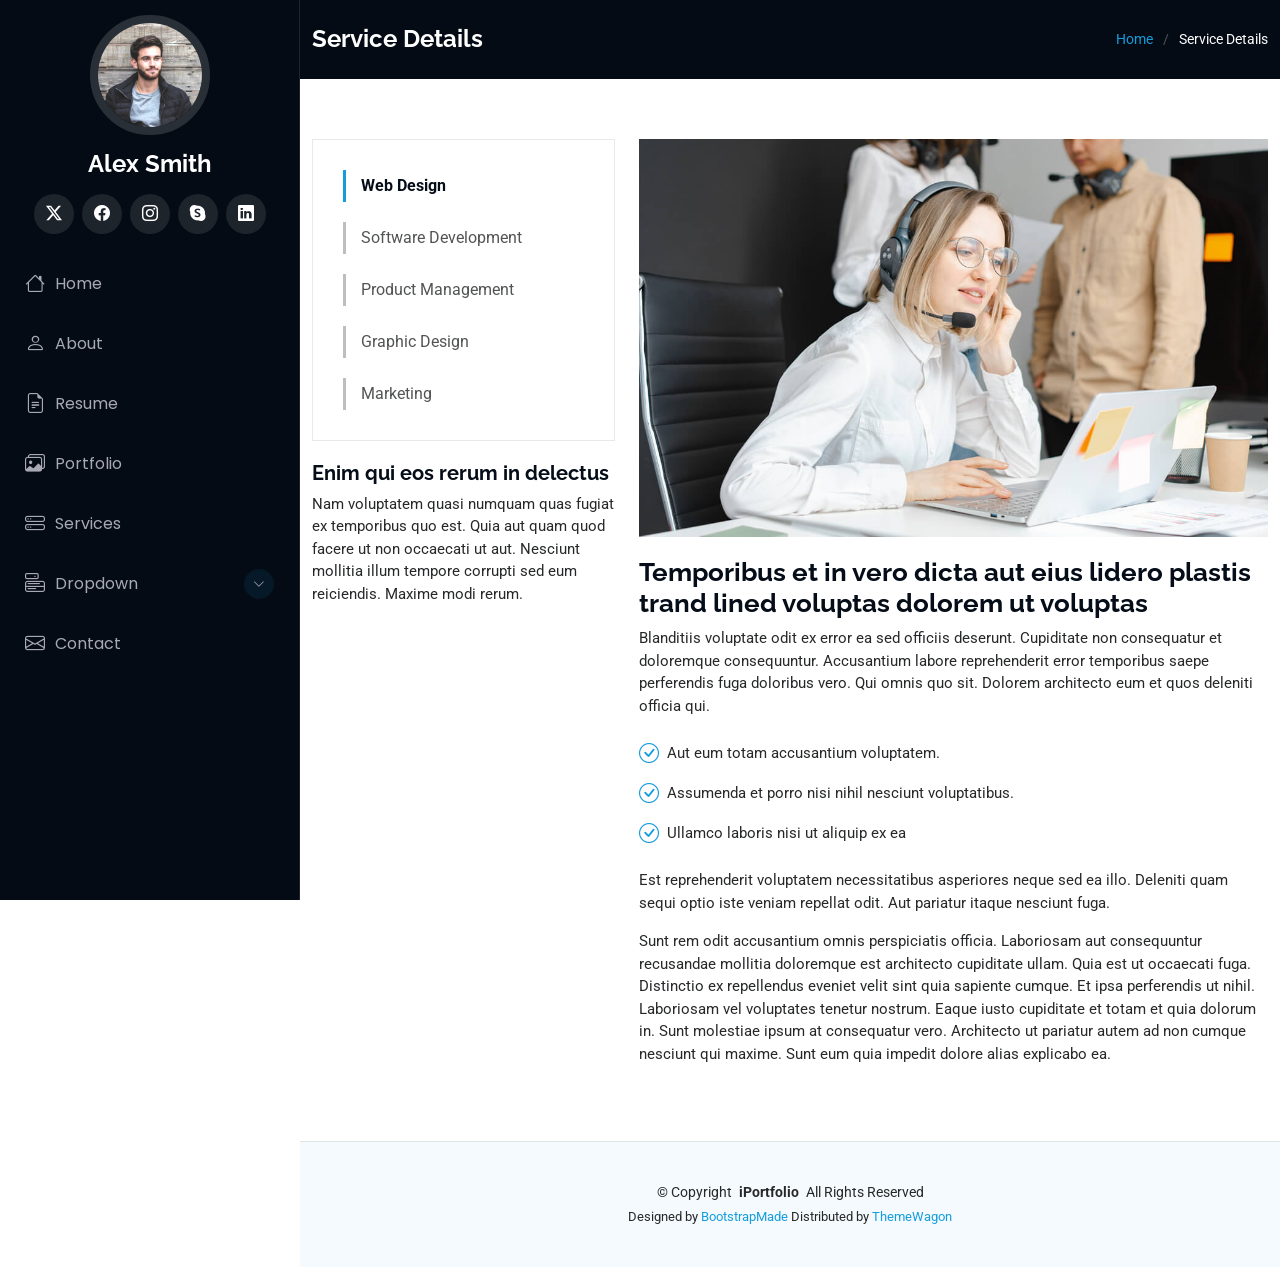
<file: experiment-3/service-details.html>
<!DOCTYPE html>
<html lang="en">

<head>
  <meta charset="utf-8">
  <meta content="width=device-width, initial-scale=1.0" name="viewport">
  <title>Service Details - iPortfolio Bootstrap Template</title>
  <meta content="" name="description">
  <meta content="" name="keywords">

  <!-- Favicons -->
  <link href="assets/img/favicon.png" rel="icon">
  <link href="assets/img/apple-touch-icon.png" rel="apple-touch-icon">

  <!-- Fonts -->
  <link href="https://fonts.googleapis.com" rel="preconnect">
  <link href="https://fonts.gstatic.com" rel="preconnect" crossorigin>
  <link href="https://fonts.googleapis.com/css2?family=Roboto:ital,wght@0,100;0,300;0,400;0,500;0,700;0,900;1,100;1,300;1,400;1,500;1,700;1,900&family=Poppins:ital,wght@0,100;0,200;0,300;0,400;0,500;0,600;0,700;0,800;0,900;1,100;1,200;1,300;1,400;1,500;1,600;1,700;1,800;1,900&family=Raleway:ital,wght@0,100;0,200;0,300;0,400;0,500;0,600;0,700;0,800;0,900;1,100;1,200;1,300;1,400;1,500;1,600;1,700;1,800;1,900&display=swap" rel="stylesheet">

  <!-- Vendor CSS Files -->
  <link href="assets/vendor/bootstrap/css/bootstrap.min.css" rel="stylesheet">
  <link href="assets/vendor/bootstrap-icons/bootstrap-icons.css" rel="stylesheet">
  <link href="assets/vendor/aos/aos.css" rel="stylesheet">
  <link href="assets/vendor/glightbox/css/glightbox.min.css" rel="stylesheet">
  <link href="assets/vendor/swiper/swiper-bundle.min.css" rel="stylesheet">

  <!-- Main CSS File -->
  <link href="assets/css/main.css" rel="stylesheet">

  <!-- =======================================================
  * Template Name: iPortfolio
  * Template URL: https://bootstrapmade.com/iportfolio-bootstrap-portfolio-websites-template/
  * Updated: Jun 29 2024 with Bootstrap v5.3.3
  * Author: BootstrapMade.com
  * License: https://bootstrapmade.com/license/
  ======================================================== -->
</head>

<body class="service-details-page">

  <header id="header" class="header dark-background d-flex flex-column">
    <i class="header-toggle d-xl-none bi bi-list"></i>

    <div class="profile-img">
      <img src="assets/img/my-profile-img.jpg" alt="" class="img-fluid rounded-circle">
    </div>

    <a href="index.html" class="logo d-flex align-items-center justify-content-center">
      <!-- Uncomment the line below if you also wish to use an image logo -->
      <!-- <img src="assets/img/logo.png" alt=""> -->
      <h1 class="sitename">Alex Smith</h1>
    </a>

    <div class="social-links text-center">
      <a href="#" class="twitter"><i class="bi bi-twitter-x"></i></a>
      <a href="#" class="facebook"><i class="bi bi-facebook"></i></a>
      <a href="#" class="instagram"><i class="bi bi-instagram"></i></a>
      <a href="#" class="google-plus"><i class="bi bi-skype"></i></a>
      <a href="#" class="linkedin"><i class="bi bi-linkedin"></i></a>
    </div>

    <nav id="navmenu" class="navmenu">
      <ul>
        <li><a href="#hero"><i class="bi bi-house navicon"></i>Home</a></li>
        <li><a href="#about"><i class="bi bi-person navicon"></i> About</a></li>
        <li><a href="#resume"><i class="bi bi-file-earmark-text navicon"></i> Resume</a></li>
        <li><a href="#portfolio"><i class="bi bi-images navicon"></i> Portfolio</a></li>
        <li><a href="#services"><i class="bi bi-hdd-stack navicon"></i> Services</a></li>
        <li class="dropdown"><a href="#"><i class="bi bi-menu-button navicon"></i> <span>Dropdown</span> <i class="bi bi-chevron-down toggle-dropdown"></i></a>
          <ul>
            <li><a href="#">Dropdown 1</a></li>
            <li class="dropdown"><a href="#"><span>Deep Dropdown</span> <i class="bi bi-chevron-down toggle-dropdown"></i></a>
              <ul>
                <li><a href="#">Deep Dropdown 1</a></li>
                <li><a href="#">Deep Dropdown 2</a></li>
                <li><a href="#">Deep Dropdown 3</a></li>
                <li><a href="#">Deep Dropdown 4</a></li>
                <li><a href="#">Deep Dropdown 5</a></li>
              </ul>
            </li>
            <li><a href="#">Dropdown 2</a></li>
            <li><a href="#">Dropdown 3</a></li>
            <li><a href="#">Dropdown 4</a></li>
          </ul>
        </li>
        <li><a href="#contact"><i class="bi bi-envelope navicon"></i> Contact</a></li>
      </ul>
    </nav>

  </header>

  <main class="main">

    <!-- Page Title -->
    <div class="page-title dark-background">
      <div class="container d-lg-flex justify-content-between align-items-center">
        <h1 class="mb-2 mb-lg-0">Service Details</h1>
        <nav class="breadcrumbs">
          <ol>
            <li><a href="index.html">Home</a></li>
            <li class="current">Service Details</li>
          </ol>
        </nav>
      </div>
    </div><!-- End Page Title -->

    <!-- Service Details Section -->
    <section id="service-details" class="service-details section">

      <div class="container">

        <div class="row gy-4">

          <div class="col-lg-4" data-aos="fade-up" data-aos-delay="100">
            <div class="services-list">
              <a href="#" class="active">Web Design</a>
              <a href="#">Software Development</a>
              <a href="#">Product Management</a>
              <a href="#">Graphic Design</a>
              <a href="#">Marketing</a>
            </div>

            <h4>Enim qui eos rerum in delectus</h4>
            <p>Nam voluptatem quasi numquam quas fugiat ex temporibus quo est. Quia aut quam quod facere ut non occaecati ut aut. Nesciunt mollitia illum tempore corrupti sed eum reiciendis. Maxime modi rerum.</p>
          </div>

          <div class="col-lg-8" data-aos="fade-up" data-aos-delay="200">
            <img src="assets/img/services.jpg" alt="" class="img-fluid services-img">
            <h3>Temporibus et in vero dicta aut eius lidero plastis trand lined voluptas dolorem ut voluptas</h3>
            <p>
              Blanditiis voluptate odit ex error ea sed officiis deserunt. Cupiditate non consequatur et doloremque consequuntur. Accusantium labore reprehenderit error temporibus saepe perferendis fuga doloribus vero. Qui omnis quo sit. Dolorem architecto eum et quos deleniti officia qui.
            </p>
            <ul>
              <li><i class="bi bi-check-circle"></i> <span>Aut eum totam accusantium voluptatem.</span></li>
              <li><i class="bi bi-check-circle"></i> <span>Assumenda et porro nisi nihil nesciunt voluptatibus.</span></li>
              <li><i class="bi bi-check-circle"></i> <span>Ullamco laboris nisi ut aliquip ex ea</span></li>
            </ul>
            <p>
              Est reprehenderit voluptatem necessitatibus asperiores neque sed ea illo. Deleniti quam sequi optio iste veniam repellat odit. Aut pariatur itaque nesciunt fuga.
            </p>
            <p>
              Sunt rem odit accusantium omnis perspiciatis officia. Laboriosam aut consequuntur recusandae mollitia doloremque est architecto cupiditate ullam. Quia est ut occaecati fuga. Distinctio ex repellendus eveniet velit sint quia sapiente cumque. Et ipsa perferendis ut nihil. Laboriosam vel voluptates tenetur nostrum. Eaque iusto cupiditate et totam et quia dolorum in. Sunt molestiae ipsum at consequatur vero. Architecto ut pariatur autem ad non cumque nesciunt qui maxime. Sunt eum quia impedit dolore alias explicabo ea.
            </p>
          </div>

        </div>

      </div>

    </section><!-- /Service Details Section -->

  </main>

  <footer id="footer" class="footer position-relative light-background">

    <div class="container">
      <div class="copyright text-center ">
        <p>© <span>Copyright</span> <strong class="px-1 sitename">iPortfolio</strong> <span>All Rights Reserved</span></p>
      </div>
      <div class="credits">
        <!-- All the links in the footer should remain intact. -->
        <!-- You can delete the links only if you've purchased the pro version. -->
        <!-- Licensing information: https://bootstrapmade.com/license/ -->
        <!-- Purchase the pro version with working PHP/AJAX contact form: [buy-url] -->
        Designed by <a href="https://bootstrapmade.com/">BootstrapMade</a> Distributed by <a href="https://themewagon.com">ThemeWagon</a>
      </div>
    </div>

  </footer>

  <!-- Scroll Top -->
  <a href="#" id="scroll-top" class="scroll-top d-flex align-items-center justify-content-center"><i class="bi bi-arrow-up-short"></i></a>

  <!-- Preloader -->
  <div id="preloader"></div>

  <!-- Vendor JS Files -->
  <script src="assets/vendor/bootstrap/js/bootstrap.bundle.min.js"></script>
  <script src="assets/vendor/php-email-form/validate.js"></script>
  <script src="assets/vendor/aos/aos.js"></script>
  <script src="assets/vendor/typed.js/typed.umd.js"></script>
  <script src="assets/vendor/purecounter/purecounter_vanilla.js"></script>
  <script src="assets/vendor/waypoints/noframework.waypoints.js"></script>
  <script src="assets/vendor/glightbox/js/glightbox.min.js"></script>
  <script src="assets/vendor/imagesloaded/imagesloaded.pkgd.min.js"></script>
  <script src="assets/vendor/isotope-layout/isotope.pkgd.min.js"></script>
  <script src="assets/vendor/swiper/swiper-bundle.min.js"></script>

  <!-- Main JS File -->
  <script src="assets/js/main.js"></script>

</body>

</html>
</file>
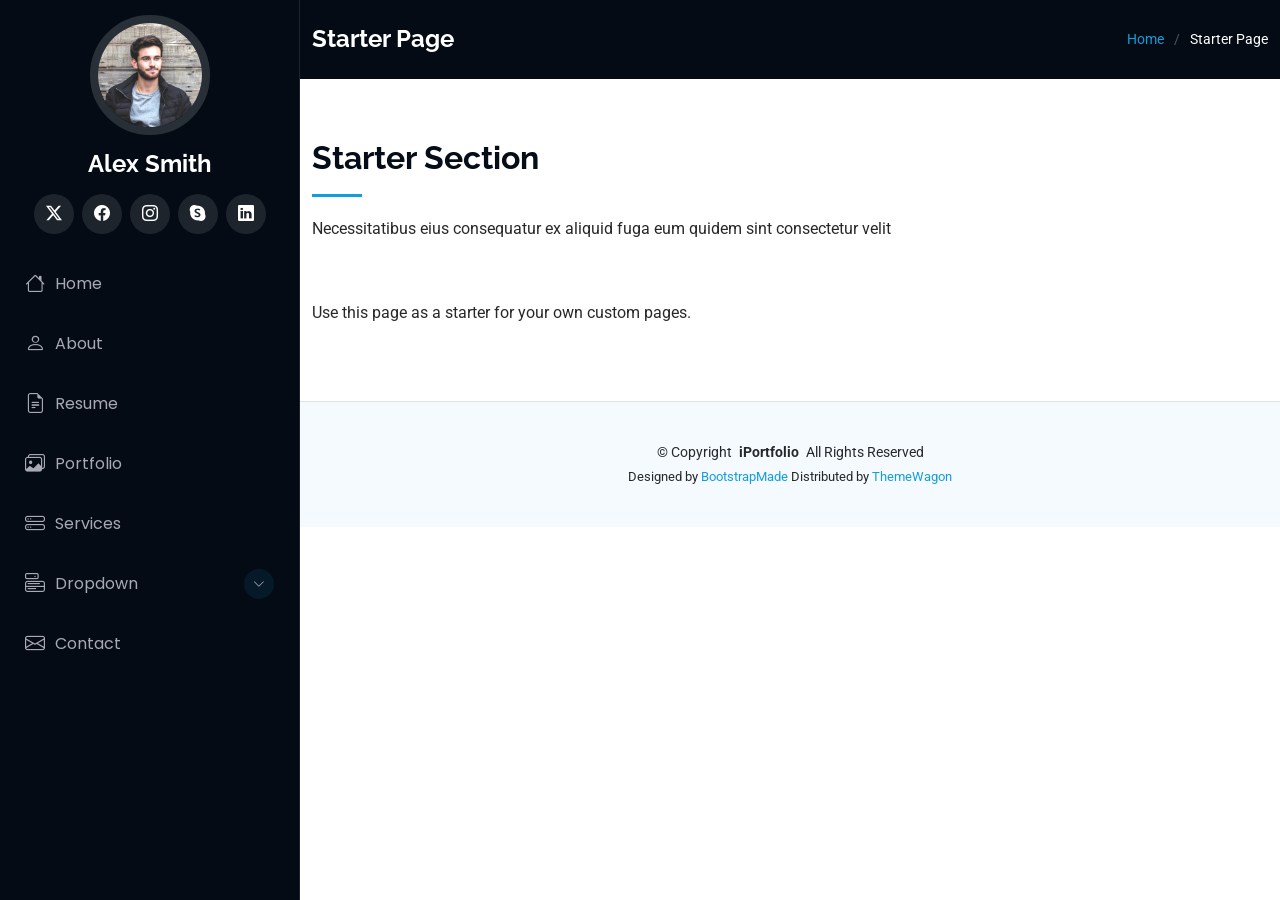
<file: experiment-3/starter-page.html>
<!DOCTYPE html>
<html lang="en">

<head>
  <meta charset="utf-8">
  <meta content="width=device-width, initial-scale=1.0" name="viewport">
  <title>Starter Page - iPortfolio Bootstrap Template</title>
  <meta content="" name="description">
  <meta content="" name="keywords">

  <!-- Favicons -->
  <link href="assets/img/favicon.png" rel="icon">
  <link href="assets/img/apple-touch-icon.png" rel="apple-touch-icon">

  <!-- Fonts -->
  <link href="https://fonts.googleapis.com" rel="preconnect">
  <link href="https://fonts.gstatic.com" rel="preconnect" crossorigin>
  <link href="https://fonts.googleapis.com/css2?family=Roboto:ital,wght@0,100;0,300;0,400;0,500;0,700;0,900;1,100;1,300;1,400;1,500;1,700;1,900&family=Poppins:ital,wght@0,100;0,200;0,300;0,400;0,500;0,600;0,700;0,800;0,900;1,100;1,200;1,300;1,400;1,500;1,600;1,700;1,800;1,900&family=Raleway:ital,wght@0,100;0,200;0,300;0,400;0,500;0,600;0,700;0,800;0,900;1,100;1,200;1,300;1,400;1,500;1,600;1,700;1,800;1,900&display=swap" rel="stylesheet">

  <!-- Vendor CSS Files -->
  <link href="assets/vendor/bootstrap/css/bootstrap.min.css" rel="stylesheet">
  <link href="assets/vendor/bootstrap-icons/bootstrap-icons.css" rel="stylesheet">
  <link href="assets/vendor/aos/aos.css" rel="stylesheet">
  <link href="assets/vendor/glightbox/css/glightbox.min.css" rel="stylesheet">
  <link href="assets/vendor/swiper/swiper-bundle.min.css" rel="stylesheet">

  <!-- Main CSS File -->
  <link href="assets/css/main.css" rel="stylesheet">

  <!-- =======================================================
  * Template Name: iPortfolio
  * Template URL: https://bootstrapmade.com/iportfolio-bootstrap-portfolio-websites-template/
  * Updated: Jun 29 2024 with Bootstrap v5.3.3
  * Author: BootstrapMade.com
  * License: https://bootstrapmade.com/license/
  ======================================================== -->
</head>

<body class="starter-page-page">

  <header id="header" class="header dark-background d-flex flex-column">
    <i class="header-toggle d-xl-none bi bi-list"></i>

    <div class="profile-img">
      <img src="assets/img/my-profile-img.jpg" alt="" class="img-fluid rounded-circle">
    </div>

    <a href="index.html" class="logo d-flex align-items-center justify-content-center">
      <!-- Uncomment the line below if you also wish to use an image logo -->
      <!-- <img src="assets/img/logo.png" alt=""> -->
      <h1 class="sitename">Alex Smith</h1>
    </a>

    <div class="social-links text-center">
      <a href="#" class="twitter"><i class="bi bi-twitter-x"></i></a>
      <a href="#" class="facebook"><i class="bi bi-facebook"></i></a>
      <a href="#" class="instagram"><i class="bi bi-instagram"></i></a>
      <a href="#" class="google-plus"><i class="bi bi-skype"></i></a>
      <a href="#" class="linkedin"><i class="bi bi-linkedin"></i></a>
    </div>

    <nav id="navmenu" class="navmenu">
      <ul>
        <li><a href="#hero"><i class="bi bi-house navicon"></i>Home</a></li>
        <li><a href="#about"><i class="bi bi-person navicon"></i> About</a></li>
        <li><a href="#resume"><i class="bi bi-file-earmark-text navicon"></i> Resume</a></li>
        <li><a href="#portfolio"><i class="bi bi-images navicon"></i> Portfolio</a></li>
        <li><a href="#services"><i class="bi bi-hdd-stack navicon"></i> Services</a></li>
        <li class="dropdown"><a href="#"><i class="bi bi-menu-button navicon"></i> <span>Dropdown</span> <i class="bi bi-chevron-down toggle-dropdown"></i></a>
          <ul>
            <li><a href="#">Dropdown 1</a></li>
            <li class="dropdown"><a href="#"><span>Deep Dropdown</span> <i class="bi bi-chevron-down toggle-dropdown"></i></a>
              <ul>
                <li><a href="#">Deep Dropdown 1</a></li>
                <li><a href="#">Deep Dropdown 2</a></li>
                <li><a href="#">Deep Dropdown 3</a></li>
                <li><a href="#">Deep Dropdown 4</a></li>
                <li><a href="#">Deep Dropdown 5</a></li>
              </ul>
            </li>
            <li><a href="#">Dropdown 2</a></li>
            <li><a href="#">Dropdown 3</a></li>
            <li><a href="#">Dropdown 4</a></li>
          </ul>
        </li>
        <li><a href="#contact"><i class="bi bi-envelope navicon"></i> Contact</a></li>
      </ul>
    </nav>

  </header>

  <main class="main">

    <!-- Page Title -->
    <div class="page-title dark-background">
      <div class="container d-lg-flex justify-content-between align-items-center">
        <h1 class="mb-2 mb-lg-0">Starter Page</h1>
        <nav class="breadcrumbs">
          <ol>
            <li><a href="index.html">Home</a></li>
            <li class="current">Starter Page</li>
          </ol>
        </nav>
      </div>
    </div><!-- End Page Title -->

    <!-- Starter Section Section -->
    <section id="starter-section" class="starter-section section">

      <!-- Section Title -->
      <div class="container section-title" data-aos="fade-up">
        <h2>Starter Section</h2>
        <p>Necessitatibus eius consequatur ex aliquid fuga eum quidem sint consectetur velit</p>
      </div><!-- End Section Title -->

      <div class="container" data-aos="fade-up">
        <p>Use this page as a starter for your own custom pages.</p>
      </div>

    </section><!-- /Starter Section Section -->

  </main>

  <footer id="footer" class="footer position-relative light-background">

    <div class="container">
      <div class="copyright text-center ">
        <p>© <span>Copyright</span> <strong class="px-1 sitename">iPortfolio</strong> <span>All Rights Reserved</span></p>
      </div>
      <div class="credits">
        <!-- All the links in the footer should remain intact. -->
        <!-- You can delete the links only if you've purchased the pro version. -->
        <!-- Licensing information: https://bootstrapmade.com/license/ -->
        <!-- Purchase the pro version with working PHP/AJAX contact form: [buy-url] -->
        Designed by <a href="https://bootstrapmade.com/">BootstrapMade</a> Distributed by <a href="https://themewagon.com">ThemeWagon</a>
      </div>
    </div>

  </footer>

  <!-- Scroll Top -->
  <a href="#" id="scroll-top" class="scroll-top d-flex align-items-center justify-content-center"><i class="bi bi-arrow-up-short"></i></a>

  <!-- Preloader -->
  <div id="preloader"></div>

  <!-- Vendor JS Files -->
  <script src="assets/vendor/bootstrap/js/bootstrap.bundle.min.js"></script>
  <script src="assets/vendor/php-email-form/validate.js"></script>
  <script src="assets/vendor/aos/aos.js"></script>
  <script src="assets/vendor/typed.js/typed.umd.js"></script>
  <script src="assets/vendor/purecounter/purecounter_vanilla.js"></script>
  <script src="assets/vendor/waypoints/noframework.waypoints.js"></script>
  <script src="assets/vendor/glightbox/js/glightbox.min.js"></script>
  <script src="assets/vendor/imagesloaded/imagesloaded.pkgd.min.js"></script>
  <script src="assets/vendor/isotope-layout/isotope.pkgd.min.js"></script>
  <script src="assets/vendor/swiper/swiper-bundle.min.js"></script>

  <!-- Main JS File -->
  <script src="assets/js/main.js"></script>

</body>

</html>
</file>
<file: experiment-2/styles.css>
/* General Body Styling */
body {
  font-family: 'Inter', sans-serif;
  background-image: url("https://static.vecteezy.com/system/resources/previews/056/635/420/non_2x/rainy-day-wallpaper-hd-photo.jpeg");
  background-position: center;
  display: flex;
  justify-content: center;
  align-items: center;
  min-height: 100vh; /* Full viewport height */
  margin: 0;
  color: #334155; /* Dark gray text */
}
/* Container for the weather app */
.weather-container {
  background-color: #ffffff; /* White background */
  padding: 2rem;
  border-radius: 1rem; /* Rounded corners */
  box-shadow: 0 10px 15px -3px rgba(0, 0, 0, 0.1), 0 4px 6px -2px rgba(0, 0, 0, 0.05); /* Soft shadow */
  text-align: center;
  width: 90%; /* Responsive width */
  max-width: 400px; /* Max width for larger screens */
}
/* Heading for the app */
.weather-app-title {
  font-size: 2rem; /* h1 size */
  font-weight: 600; /* Semi-bold */
  margin-bottom: 1.5rem; /* Space below title */
  text-align: center;
}
/* Input field styling */
.city-input {
  padding: 0.75rem 1rem;
  border: 1px solid #cbd5e1; /* Light border */
  border-radius: 0.5rem; /* Rounded corners */
  width: calc(100% - 2rem); /* Full width minus padding */
  margin-bottom: 1rem; /* Space below input */
  font-size: 1rem;
  color: #475569; /* Darker gray text */
  transition: all 0.2s ease-in-out; /* Smooth transition for focus */
}
/* Button styling */
.get-weather-button {
  background-color: #3b82f6; /* Blue background */
  color: #ffffff; /* White text */
  padding: 0.75rem 1.5rem;
  border-radius: 0.5rem; /* Rounded corners */
  border: none;
  cursor: pointer;
  font-size: 1rem;
  font-weight: 600; /* Semi-bold */
  transition: background-color 0.2s ease-in-out, transform 0.1s ease-in-out; /* Smooth transitions */
}
/* Weather information display area */
.weather-info {
  margin-top: 1.5rem;
  padding-top: 1.5rem;
  border-top: 1px solid #e2e8f0; /* Top border */
  min-height: 100px; /* Prevents layout shifting when content changes */
  display: flex;
  flex-direction: column;
  justify-content: center;
  align-items: center;
  text-align: center;
}
/* City and country name in weather info */
.weather-info h2 {
  font-size: 2rem;
  font-weight: 600;
  margin-bottom: 0.5rem;
  color: #1e293b; /* Very dark gray */
}
/* General text in weather info */
.weather-info p {
  font-size: 1.1rem;
  margin-bottom: 0.4rem;
  color: #475569; /* Dark gray text */
}
/* Temperature specific styling */
.weather-info .temp {
  font-size: 2.5rem;
  font-weight: 700; /* Bold */
  color: #0f172a; /* Even darker gray */
  margin-bottom: 0.5rem;
}
/* Error message styling */
.error-message {
  color: #ef4444; /* Red color */
  font-weight: 500; /* Medium weight */
  margin-top: 1rem;
}
</file>
<file: experiment-3/assets/css/main.css>
/**
* Template Name: iPortfolio
* Template URL: https://bootstrapmade.com/iportfolio-bootstrap-portfolio-websites-template/
* Updated: Jun 29 2024 with Bootstrap v5.3.3
* Author: BootstrapMade.com
* License: https://bootstrapmade.com/license/
*/

/*--------------------------------------------------------------
# Font & Color Variables
# Help: https://bootstrapmade.com/color-system/
--------------------------------------------------------------*/
/* Fonts */
:root {
  --default-font: "Roboto",  system-ui, -apple-system, "Segoe UI", Roboto, "Helvetica Neue", Arial, "Noto Sans", "Liberation Sans", sans-serif, "Apple Color Emoji", "Segoe UI Emoji", "Segoe UI Symbol", "Noto Color Emoji";
  --heading-font: "Raleway",  sans-serif;
  --nav-font: "Poppins",  sans-serif;
}

/* Global Colors - The following color variables are used throughout the website. Updating them here will change the color scheme of the entire website */
:root { 
  --background-color: #ffffff; /* Background color for the entire website, including individual sections */
  --default-color: #272829; /* Default color used for the majority of the text content across the entire website */
  --heading-color: #050d18; /* Color for headings, subheadings and title throughout the website */
  --accent-color: #149ddd; /* Accent color that represents your brand on the website. It's used for buttons, links, and other elements that need to stand out */
  --surface-color: #ffffff; /* The surface color is used as a background of boxed elements within sections, such as cards, icon boxes, or other elements that require a visual separation from the global background. */
  --contrast-color: #ffffff; /* Contrast color for text, ensuring readability against backgrounds of accent, heading, or default colors. */
}

/* Nav Menu Colors - The following color variables are used specifically for the navigation menu. They are separate from the global colors to allow for more customization options */
:root {
  --nav-color: #a8a9b4;  /* The default color of the main navmenu links */
  --nav-hover-color: #ffffff; /* Applied to main navmenu links when they are hovered over or active */
  --nav-mobile-background-color: #040b14; /* Used as the background color for mobile navigation menu */
  --nav-dropdown-background-color: #040b14; /* Used as the background color for dropdown items that appear when hovering over primary navigation items */
  --nav-dropdown-color: #a8a9b4; /* Used for navigation links of the dropdown items in the navigation menu. */
  --nav-dropdown-hover-color: #ffffff; /* Similar to --nav-hover-color, this color is applied to dropdown navigation links when they are hovered over. */
}

/* Color Presets - These classes override global colors when applied to any section or element, providing reuse of the sam color scheme. */

.light-background {
  --background-color: #f4fafd;
  --surface-color: #ffffff;
}

.dark-background {
  --background-color: #040b14;
  --default-color: #ffffff;
  --heading-color: #ffffff;
  --surface-color: #151f2b;
  --contrast-color: #ffffff;
}

/* Smooth scroll */
:root {
  scroll-behavior: smooth;
}

/*--------------------------------------------------------------
# General Styling & Shared Classes
--------------------------------------------------------------*/
body {
  color: var(--default-color);
  background-color: var(--background-color);
  font-family: var(--default-font);
}

a {
  color: var(--accent-color);
  text-decoration: none;
  transition: 0.3s;
}

a:hover {
  color: color-mix(in srgb, var(--accent-color), transparent 25%);
  text-decoration: none;
}

h1,
h2,
h3,
h4,
h5,
h6 {
  color: var(--heading-color);
  font-family: var(--heading-font);
}

/* PHP Email Form Messages
------------------------------*/
.php-email-form .error-message {
  display: none;
  background: #df1529;
  color: #ffffff;
  text-align: left;
  padding: 15px;
  margin-bottom: 24px;
  font-weight: 600;
}

.php-email-form .sent-message {
  display: none;
  color: #ffffff;
  background: #059652;
  text-align: center;
  padding: 15px;
  margin-bottom: 24px;
  font-weight: 600;
}

.php-email-form .loading {
  display: none;
  background: var(--surface-color);
  text-align: center;
  padding: 15px;
  margin-bottom: 24px;
}

.php-email-form .loading:before {
  content: "";
  display: inline-block;
  border-radius: 50%;
  width: 24px;
  height: 24px;
  margin: 0 10px -6px 0;
  border: 3px solid var(--accent-color);
  border-top-color: var(--surface-color);
  animation: php-email-form-loading 1s linear infinite;
}

@keyframes php-email-form-loading {
  0% {
    transform: rotate(0deg);
  }

  100% {
    transform: rotate(360deg);
  }
}

/*--------------------------------------------------------------
# Global Header
--------------------------------------------------------------*/
.header {
  color: var(--default-color);
  background-color: var(--background-color);
  position: fixed;
  top: 0;
  left: 0;
  bottom: 0;
  padding: 0 15px;
  width: 300px;
  transition: all ease-in-out 0.3s;
  overflow-y: auto;
  z-index: 997;
  border-right: 1px solid color-mix(in srgb, var(--default-color), transparent 90%);
}

.header .profile-img img {
  margin: 15px auto;
  display: block;
  width: 120px;
  border: 8px solid color-mix(in srgb, var(--default-color), transparent 85%);
}

.header .logo {
  line-height: 1;
  margin-bottom: 15px;
}

.header .logo img {
  max-height: 32px;
  margin-right: 8px;
}

.header .logo h1 {
  font-size: 24px;
  margin: 0;
  font-weight: 700;
  color: var(--heading-color);
}

.header .social-links {
  margin: 0 0 20px 0;
}

.header .social-links a {
  font-size: 16px;
  display: inline-flex;
  align-items: center;
  justify-content: center;
  background: color-mix(in srgb, var(--default-color), transparent 90%);
  color: var(--default-color);
  margin: 0 2px;
  border-radius: 50%;
  text-align: center;
  width: 40px;
  height: 40px;
  transition: 0.3s;
}

.header .social-links a:hover {
  color: var(--contrast-color);
  background: var(--accent-color);
}

@media (min-width: 1200px) {

  .header~main,
  .header~#footer {
    margin-left: 300px;
  }
}

@media (max-width: 1199px) {
  .header {
    left: -100%;
  }
}

.header.header-show {
  left: 0;
}

.header .header-toggle {
  color: var(--contrast-color);
  background-color: var(--accent-color);
  font-size: 22px;
  display: flex;
  align-items: center;
  justify-content: center;
  width: 40px;
  height: 40px;
  border-radius: 50%;
  cursor: pointer;
  position: fixed;
  top: 15px;
  right: 15px;
  z-index: 9999;
  transition: background-color 0.3s;
}

.header .header-toggle:hover {
  color: var(--contrast-color);
  background-color: color-mix(in srgb, var(--accent-color) 90%, white 15%);
}

/*--------------------------------------------------------------
# Navigation Menu
--------------------------------------------------------------*/
.mobile-nav-toggle {
  display: none;
}

.navmenu {
  padding: 0;
  z-index: 9997;
}

.navmenu ul {
  list-style: none;
  padding: 0 0 20px 0;
  margin: 0;
}

.navmenu a,
.navmenu a:focus {
  color: var(--nav-color);
  padding: 15px 10px;
  font-family: var(--nav-font);
  font-size: 16px;
  font-weight: 400;
  display: flex;
  align-items: center;
  white-space: nowrap;
  transition: 0.3s;
  width: 100%;
}

.navmenu a .navicon,
.navmenu a:focus .navicon {
  font-size: 20px;
  margin-right: 10px;
}

.navmenu a .toggle-dropdown,
.navmenu a:focus .toggle-dropdown {
  font-size: 12px;
  line-height: 0;
  margin-left: auto;
  width: 30px;
  height: 30px;
  display: flex;
  align-items: center;
  justify-content: center;
  border-radius: 50%;
  transition: 0.3s;
  flex-shrink: 0;
  background-color: color-mix(in srgb, var(--accent-color), transparent 90%);
}

.navmenu a .toggle-dropdown:hover,
.navmenu a:focus .toggle-dropdown:hover {
  background-color: var(--accent-color);
  color: var(--contrast-color);
}

.navmenu a:hover,
.navmenu .active,
.navmenu .active:focus {
  color: var(--nav-hover-color);
}

.navmenu a:hover .navicon,
.navmenu .active .navicon,
.navmenu .active:focus .navicon {
  color: var(--accent-color);
}

.navmenu .active .toggle-dropdown,
.navmenu .active:focus .toggle-dropdown {
  background-color: var(--accent-color);
  color: var(--contrast-color);
  transform: rotate(180deg);
}

.navmenu .dropdown {
  display: block;
}

.navmenu .dropdown a,
.navmenu .dropdown a:focus {
  color: --nav-dropdown-color;
}

.navmenu .dropdown a:hover,
.navmenu .dropdown .active,
.navmenu .dropdown .active:focus {
  color: var(--nav-dropdown-hover-color);
}

.navmenu .dropdown ul {
  position: static;
  display: none;
  z-index: 99;
  padding: 5px 10px;
  margin: 5px 10px;
  background-color: var(--nav-dropdown-background-color);
  border: 1px solid color-mix(in srgb, var(--default-color), transparent 90%);
  box-shadow: none;
  transition: all 0.5s ease-in-out;
}

.navmenu .dropdown ul ul {
  background-color: rgba(33, 37, 41, 0.1);
}

.navmenu .dropdown>.dropdown-active {
  display: block;
  background-color: rgba(33, 37, 41, 0.03);
}

/*--------------------------------------------------------------
# Global Footer
--------------------------------------------------------------*/
.footer {
  color: var(--default-color);
  background-color: var(--background-color);
  font-size: 14px;
  padding: 40px 0;
  position: relative;
  border-top: 1px solid color-mix(in srgb, var(--default-color), transparent 90%);
}

.footer .copyright p {
  margin-bottom: 0;
}

.footer .credits {
  margin-top: 4px;
  font-size: 13px;
  text-align: center;
}

/*--------------------------------------------------------------
# Preloader
--------------------------------------------------------------*/
#preloader {
  position: fixed;
  inset: 0;
  z-index: 999999;
  overflow: hidden;
  background: var(--background-color);
  transition: all 0.6s ease-out;
}

#preloader:before {
  content: "";
  position: fixed;
  top: calc(50% - 30px);
  left: calc(50% - 30px);
  border: 6px solid #ffffff;
  border-color: var(--accent-color) transparent var(--accent-color) transparent;
  border-radius: 50%;
  width: 60px;
  height: 60px;
  animation: animate-preloader 1.5s linear infinite;
}

@keyframes animate-preloader {
  0% {
    transform: rotate(0deg);
  }

  100% {
    transform: rotate(360deg);
  }
}

/*--------------------------------------------------------------
# Scroll Top Button
--------------------------------------------------------------*/
.scroll-top {
  position: fixed;
  visibility: hidden;
  opacity: 0;
  right: 15px;
  bottom: -15px;
  z-index: 99999;
  background-color: var(--accent-color);
  width: 44px;
  height: 44px;
  border-radius: 50px;
  transition: all 0.4s;
}

.scroll-top i {
  font-size: 24px;
  color: var(--contrast-color);
  line-height: 0;
}

.scroll-top:hover {
  background-color: color-mix(in srgb, var(--accent-color), transparent 20%);
  color: var(--contrast-color);
}

.scroll-top.active {
  visibility: visible;
  opacity: 1;
  bottom: 15px;
}

/*--------------------------------------------------------------
# Disable aos animation delay on mobile devices
--------------------------------------------------------------*/
@media screen and (max-width: 768px) {
  [data-aos-delay] {
    transition-delay: 0 !important;
  }
}

/*--------------------------------------------------------------
# Global Page Titles & Breadcrumbs
--------------------------------------------------------------*/
.page-title {
  color: var(--default-color);
  background-color: var(--background-color);
  padding: 25px 0;
  position: relative;
}

.page-title h1 {
  font-size: 24px;
  font-weight: 700;
}

.page-title .breadcrumbs ol {
  display: flex;
  flex-wrap: wrap;
  list-style: none;
  padding: 0;
  margin: 0;
  font-size: 14px;
  font-weight: 400;
}

.page-title .breadcrumbs ol li+li {
  padding-left: 10px;
}

.page-title .breadcrumbs ol li+li::before {
  content: "/";
  display: inline-block;
  padding-right: 10px;
  color: color-mix(in srgb, var(--default-color), transparent 70%);
}

/*--------------------------------------------------------------
# Global Sections
--------------------------------------------------------------*/
section,
.section {
  color: var(--default-color);
  background-color: var(--background-color);
  padding: 60px 0;
  overflow: clip;
}

/*--------------------------------------------------------------
# Global Section Titles
--------------------------------------------------------------*/
.section-title {
  padding-bottom: 60px;
  position: relative;
}

.section-title h2 {
  font-size: 32px;
  font-weight: 700;
  margin-bottom: 20px;
  padding-bottom: 20px;
  position: relative;
}

.section-title h2:after {
  content: "";
  position: absolute;
  display: block;
  width: 50px;
  height: 3px;
  background: var(--accent-color);
  left: 0;
  bottom: 0;
}

.section-title p {
  margin-bottom: 0;
}

/*--------------------------------------------------------------
# Hero Section
--------------------------------------------------------------*/
.hero {
  width: 100%;
  min-height: 100vh;
  position: relative;
  padding: 80px 0;
  display: flex;
  align-items: center;
  justify-content: center;
}

.hero img {
  position: absolute;
  inset: 0;
  display: block;
  width: 100%;
  height: 100%;
  object-fit: cover;
  z-index: 1;
}

.hero:before {
  content: "";
  background: color-mix(in srgb, var(--background-color), transparent 70%);
  position: absolute;
  inset: 0;
  z-index: 2;
}

.hero .container {
  position: relative;
  z-index: 3;
}

.hero h2 {
  margin: 0;
  font-size: 64px;
  font-weight: 700;
}

.hero p {
  margin: 5px 0 0 0;
  font-size: 26px;
}

.hero p span {
  letter-spacing: 1px;
  border-bottom: 2px solid var(--accent-color);
}

.hero .social-links {
  margin-top: 25px;
}

.hero .social-links a {
  font-size: 24px;
  display: inline-block;
  color: color-mix(in srgb, var(--default-color), transparent 50%);
  line-height: 1;
  margin-right: 20px;
  transition: 0.3s;
}

.hero .social-links a:hover {
  color: var(--accent-color);
}

@media (max-width: 768px) {
  .hero h2 {
    font-size: 32px;
  }

  .hero p {
    font-size: 20px;
  }
}

/*--------------------------------------------------------------
# About Section
--------------------------------------------------------------*/
.about .content h2 {
  font-weight: 700;
  font-size: 24px;
}

.about .content ul {
  list-style: none;
  padding: 0;
}

.about .content ul li {
  margin-bottom: 20px;
  display: flex;
  align-items: center;
}

.about .content ul strong {
  margin-right: 10px;
}

.about .content ul i {
  font-size: 16px;
  margin-right: 5px;
  color: var(--accent-color);
  line-height: 0;
}

/*--------------------------------------------------------------
# Stats Section
--------------------------------------------------------------*/
.stats .stats-item {
  padding: 30px;
  width: 100%;
}

.stats .stats-item i {
  color: var(--accent-color);
  display: block;
  font-size: 44px;
  float: left;
  line-height: 0;
}

.stats .stats-item .purecounter {
  color: var(--heading-color);
  font-size: 48px;
  line-height: 40px;
  display: block;
  font-weight: 700;
  margin-left: 60px;
}

.stats .stats-item p {
  color: color-mix(in srgb, var(--default-color), transparent 40%);
  padding: 15px 0 0 0;
  margin: 0 0 0 60px;
  font-family: var(--heading-font);
  font-size: 14px;
}

/*--------------------------------------------------------------
# Skills Section
--------------------------------------------------------------*/
.skills .progress {
  height: 60px;
  display: block;
  background: none;
  border-radius: 0;
}

.skills .progress .skill {
  color: var(--heading-color);
  padding: 0;
  margin: 0 0 6px 0;
  text-transform: uppercase;
  display: block;
  font-weight: 600;
  font-family: var(--heading-font);
}

.skills .progress .skill .val {
  float: right;
  font-style: normal;
}

.skills .progress-bar-wrap {
  background: color-mix(in srgb, var(--default-color), transparent 90%);
  height: 10px;
}

.skills .progress-bar {
  width: 1px;
  height: 10px;
  transition: 0.9s;
  background-color: var(--accent-color);
}

/*--------------------------------------------------------------
# Resume Section
--------------------------------------------------------------*/
.resume .resume-title {
  color: var(--heading-color);
  font-size: 26px;
  font-weight: 700;
  margin-top: 20px;
  margin-bottom: 20px;
}

.resume .resume-item {
  padding: 0 0 20px 20px;
  margin-top: -2px;
  border-left: 2px solid var(--accent-color);
  position: relative;
}

.resume .resume-item h4 {
  line-height: 18px;
  font-size: 18px;
  font-weight: 600;
  text-transform: uppercase;
  color: color-mix(in srgb, var(--default-color), transparent 20%);
  margin-bottom: 10px;
}

.resume .resume-item h5 {
  font-size: 16px;
  padding: 5px 15px;
  display: inline-block;
  font-weight: 600;
  margin-bottom: 10px;
}

.resume .resume-item ul {
  padding-left: 20px;
}

.resume .resume-item ul li {
  padding-bottom: 10px;
}

.resume .resume-item:last-child {
  padding-bottom: 0;
}

.resume .resume-item::before {
  content: "";
  position: absolute;
  width: 16px;
  height: 16px;
  border-radius: 50px;
  left: -9px;
  top: 0;
  background: var(--background-color);
  border: 2px solid var(--accent-color);
}

/*--------------------------------------------------------------
# Portfolio Section
--------------------------------------------------------------*/
.portfolio .portfolio-filters {
  padding: 0;
  margin: 0 auto 20px auto;
  list-style: none;
  text-align: center;
}

.portfolio .portfolio-filters li {
  cursor: pointer;
  display: inline-block;
  padding: 0;
  font-size: 14px;
  font-weight: 400;
  margin: 0 10px;
  line-height: 1;
  text-transform: uppercase;
  margin-bottom: 10px;
  transition: all 0.3s ease-in-out;
}

.portfolio .portfolio-filters li:hover,
.portfolio .portfolio-filters li.filter-active {
  color: var(--accent-color);
}

.portfolio .portfolio-filters li:first-child {
  margin-left: 0;
}

.portfolio .portfolio-filters li:last-child {
  margin-right: 0;
}

@media (max-width: 575px) {
  .portfolio .portfolio-filters li {
    font-size: 14px;
    margin: 0 5px;
  }
}

.portfolio .portfolio-content {
  position: relative;
  overflow: hidden;
}

.portfolio .portfolio-content img {
  transition: 0.3s;
}

.portfolio .portfolio-content .portfolio-info {
  opacity: 0;
  position: absolute;
  inset: 0;
  z-index: 3;
  transition: all ease-in-out 0.3s;
  background: rgba(0, 0, 0, 0.6);
  padding: 15px;
}

.portfolio .portfolio-content .portfolio-info h4 {
  font-size: 14px;
  padding: 5px 10px;
  font-weight: 400;
  color: #ffffff;
  display: inline-block;
  background-color: var(--accent-color);
}

.portfolio .portfolio-content .portfolio-info p {
  position: absolute;
  bottom: 10px;
  text-align: center;
  display: inline-block;
  left: 0;
  right: 0;
  font-size: 16px;
  font-weight: 600;
  color: rgba(255, 255, 255, 0.8);
}

.portfolio .portfolio-content .portfolio-info .preview-link,
.portfolio .portfolio-content .portfolio-info .details-link {
  position: absolute;
  left: calc(50% - 40px);
  font-size: 26px;
  top: calc(50% - 14px);
  color: #fff;
  transition: 0.3s;
  line-height: 1.2;
}

.portfolio .portfolio-content .portfolio-info .preview-link:hover,
.portfolio .portfolio-content .portfolio-info .details-link:hover {
  color: var(--accent-color);
}

.portfolio .portfolio-content .portfolio-info .details-link {
  left: 50%;
  font-size: 34px;
  line-height: 0;
}

.portfolio .portfolio-content:hover .portfolio-info {
  opacity: 1;
}

.portfolio .portfolio-content:hover img {
  transform: scale(1.1);
}

/*--------------------------------------------------------------
# Services Section
--------------------------------------------------------------*/
.services .service-item {
  position: relative;
}

.services .service-item .icon {
  background: var(--accent-color);
  display: flex;
  align-items: center;
  justify-content: center;
  width: 54px;
  height: 54px;
  border-radius: 50%;
  transition: 0.5s;
  border: 1px solid var(--accent-color);
  margin-right: 20px;
}

.services .service-item .icon i {
  color: var(--contrast-color);
  font-size: 24px;
  line-height: 0;
}

.services .service-item:hover .icon {
  background: var(--surface-color);
}

.services .service-item:hover .icon i {
  color: var(--accent-color);
}

.services .service-item .title {
  font-weight: 700;
  margin-bottom: 15px;
  font-size: 18px;
}

.services .service-item .title a {
  color: var(--heading-color);
}

.services .service-item .title a:hover {
  color: var(--accent-color);
}

.services .service-item .description {
  line-height: 24px;
  font-size: 14px;
}

/*--------------------------------------------------------------
# Testimonials Section
--------------------------------------------------------------*/
.testimonials .testimonials-carousel,
.testimonials .testimonials-slider {
  overflow: hidden;
}

.testimonials .testimonial-item {
  box-sizing: content-box;
  text-align: center;
  min-height: 320px;
}

.testimonials .testimonial-item .testimonial-img {
  width: 90px;
  border-radius: 50%;
  margin: 0 auto;
}

.testimonials .testimonial-item h3 {
  font-size: 18px;
  font-weight: bold;
  margin: 10px 0 5px 0;
}

.testimonials .testimonial-item h4 {
  font-size: 14px;
  color: color-mix(in srgb, var(--default-color), transparent 20%);
  margin: 0;
}

.testimonials .testimonial-item .quote-icon-left,
.testimonials .testimonial-item .quote-icon-right {
  color: color-mix(in srgb, var(--accent-color), transparent 40%);
  font-size: 26px;
  line-height: 0;
}

.testimonials .testimonial-item .quote-icon-left {
  display: inline-block;
  left: -5px;
  position: relative;
}

.testimonials .testimonial-item .quote-icon-right {
  display: inline-block;
  right: -5px;
  position: relative;
  top: 10px;
  transform: scale(-1, -1);
}

.testimonials .testimonial-item p {
  font-style: italic;
  margin: 0 15px 15px 15px;
  padding: 20px;
  background-color: var(--surface-color);
  position: relative;
  margin-bottom: 35px;
  border-radius: 6px;
  box-shadow: 0px 2px 15px rgba(0, 0, 0, 0.1);
}

.testimonials .testimonial-item p::after {
  content: "";
  width: 0;
  height: 0;
  border-top: 20px solid var(--surface-color);
  border-right: 20px solid transparent;
  border-left: 20px solid transparent;
  position: absolute;
  bottom: -20px;
  left: calc(50% - 20px);
}

.testimonials .swiper-wrapper {
  height: auto;
}

.testimonials .swiper-pagination {
  margin-top: 40px;
  position: relative;
}

.testimonials .swiper-pagination .swiper-pagination-bullet {
  width: 12px;
  height: 12px;
  background-color: var(--background-color);
  opacity: 1;
  border: 1px solid var(--accent-color);
}

.testimonials .swiper-pagination .swiper-pagination-bullet-active {
  background-color: var(--accent-color);
}

/*--------------------------------------------------------------
# Contact Section
--------------------------------------------------------------*/
.contact .info-wrap {
  background-color: var(--surface-color);
  box-shadow: 0px 0px 20px rgba(0, 0, 0, 0.1);
  padding: 30px;
}

@media (max-width: 575px) {
  .contact .info-wrap {
    padding: 20px;
  }
}

.contact .info-item {
  margin-bottom: 40px;
}

.contact .info-item i {
  font-size: 20px;
  color: var(--accent-color);
  background: color-mix(in srgb, var(--accent-color), transparent 92%);
  width: 44px;
  height: 44px;
  display: flex;
  justify-content: center;
  align-items: center;
  border-radius: 50px;
  transition: all 0.3s ease-in-out;
  margin-right: 15px;
}

.contact .info-item h3 {
  padding: 0;
  font-size: 18px;
  font-weight: 700;
  margin-bottom: 5px;
}

.contact .info-item p {
  padding: 0;
  margin-bottom: 0;
  font-size: 14px;
}

.contact .info-item:hover i {
  background: var(--accent-color);
  color: var(--contrast-color);
}

.contact .php-email-form {
  background-color: var(--surface-color);
  height: 100%;
  padding: 30px;
  box-shadow: 0px 0px 20px rgba(0, 0, 0, 0.1);
}

@media (max-width: 575px) {
  .contact .php-email-form {
    padding: 20px;
  }
}

.contact .php-email-form input[type=text],
.contact .php-email-form input[type=email],
.contact .php-email-form textarea {
  font-size: 14px;
  padding: 10px 15px;
  box-shadow: none;
  border-radius: 0;
  color: var(--default-color);
  background-color: var(--surface-color);
  border-color: color-mix(in srgb, var(--default-color), transparent 80%);
}

.contact .php-email-form input[type=text]:focus,
.contact .php-email-form input[type=email]:focus,
.contact .php-email-form textarea:focus {
  border-color: var(--accent-color);
}

.contact .php-email-form input[type=text]::placeholder,
.contact .php-email-form input[type=email]::placeholder,
.contact .php-email-form textarea::placeholder {
  color: color-mix(in srgb, var(--default-color), transparent 70%);
}

.contact .php-email-form button[type=submit] {
  color: var(--contrast-color);
  background: var(--accent-color);
  border: 0;
  padding: 10px 30px;
  transition: 0.4s;
  border-radius: 50px;
}

.contact .php-email-form button[type=submit]:hover {
  background: color-mix(in srgb, var(--accent-color), transparent 25%);
}

/*--------------------------------------------------------------
# Portfolio Details Section
--------------------------------------------------------------*/
.portfolio-details .portfolio-details-slider img {
  width: 100%;
}

.portfolio-details .portfolio-details-slider .swiper-pagination {
  margin-top: 20px;
  position: relative;
}

.portfolio-details .portfolio-details-slider .swiper-pagination .swiper-pagination-bullet {
  width: 12px;
  height: 12px;
  background-color: color-mix(in srgb, var(--default-color), transparent 85%);
  opacity: 1;
}

.portfolio-details .portfolio-details-slider .swiper-pagination .swiper-pagination-bullet-active {
  background-color: var(--accent-color);
}

.portfolio-details .portfolio-info {
  padding: 30px;
  box-shadow: 0px 0 30px rgba(0, 0, 0, 0.1);
}

.portfolio-details .portfolio-info h3 {
  font-size: 22px;
  font-weight: 700;
  margin-bottom: 20px;
  padding-bottom: 20px;
  border-bottom: 1px solid color-mix(in srgb, var(--default-color), transparent 85%);
}

.portfolio-details .portfolio-info ul {
  list-style: none;
  padding: 0;
  font-size: 15px;
}

.portfolio-details .portfolio-info ul li+li {
  margin-top: 10px;
}

.portfolio-details .portfolio-description {
  padding-top: 30px;
}

.portfolio-details .portfolio-description h2 {
  font-size: 26px;
  font-weight: 700;
  margin-bottom: 20px;
}

.portfolio-details .portfolio-description p {
  padding: 0;
  color: color-mix(in srgb, var(--default-color), transparent 30%);
}

/*--------------------------------------------------------------
# Service Details Section
--------------------------------------------------------------*/
.service-details .services-list {
  padding: 10px 30px;
  border: 1px solid color-mix(in srgb, var(--default-color), transparent 90%);
  margin-bottom: 20px;
}

.service-details .services-list a {
  display: block;
  line-height: 1;
  padding: 8px 0 8px 15px;
  border-left: 3px solid color-mix(in srgb, var(--default-color), transparent 70%);
  margin: 20px 0;
  color: color-mix(in srgb, var(--default-color), transparent 20%);
  transition: 0.3s;
}

.service-details .services-list a.active {
  color: var(--heading-color);
  font-weight: 700;
  border-color: var(--accent-color);
}

.service-details .services-list a:hover {
  border-color: var(--accent-color);
}

.service-details .services-img {
  margin-bottom: 20px;
}

.service-details h3 {
  font-size: 26px;
  font-weight: 700;
}

.service-details h4 {
  font-size: 20px;
  font-weight: 700;
}

.service-details p {
  font-size: 15px;
}

.service-details ul {
  list-style: none;
  padding: 0;
  font-size: 15px;
}

.service-details ul li {
  padding: 5px 0;
  display: flex;
  align-items: center;
}

.service-details ul i {
  font-size: 20px;
  margin-right: 8px;
  color: var(--accent-color);
}

/*--------------------------------------------------------------
# Starter Section Section
--------------------------------------------------------------*/
.starter-section {
  /* Add your styles here */
}
</file>
